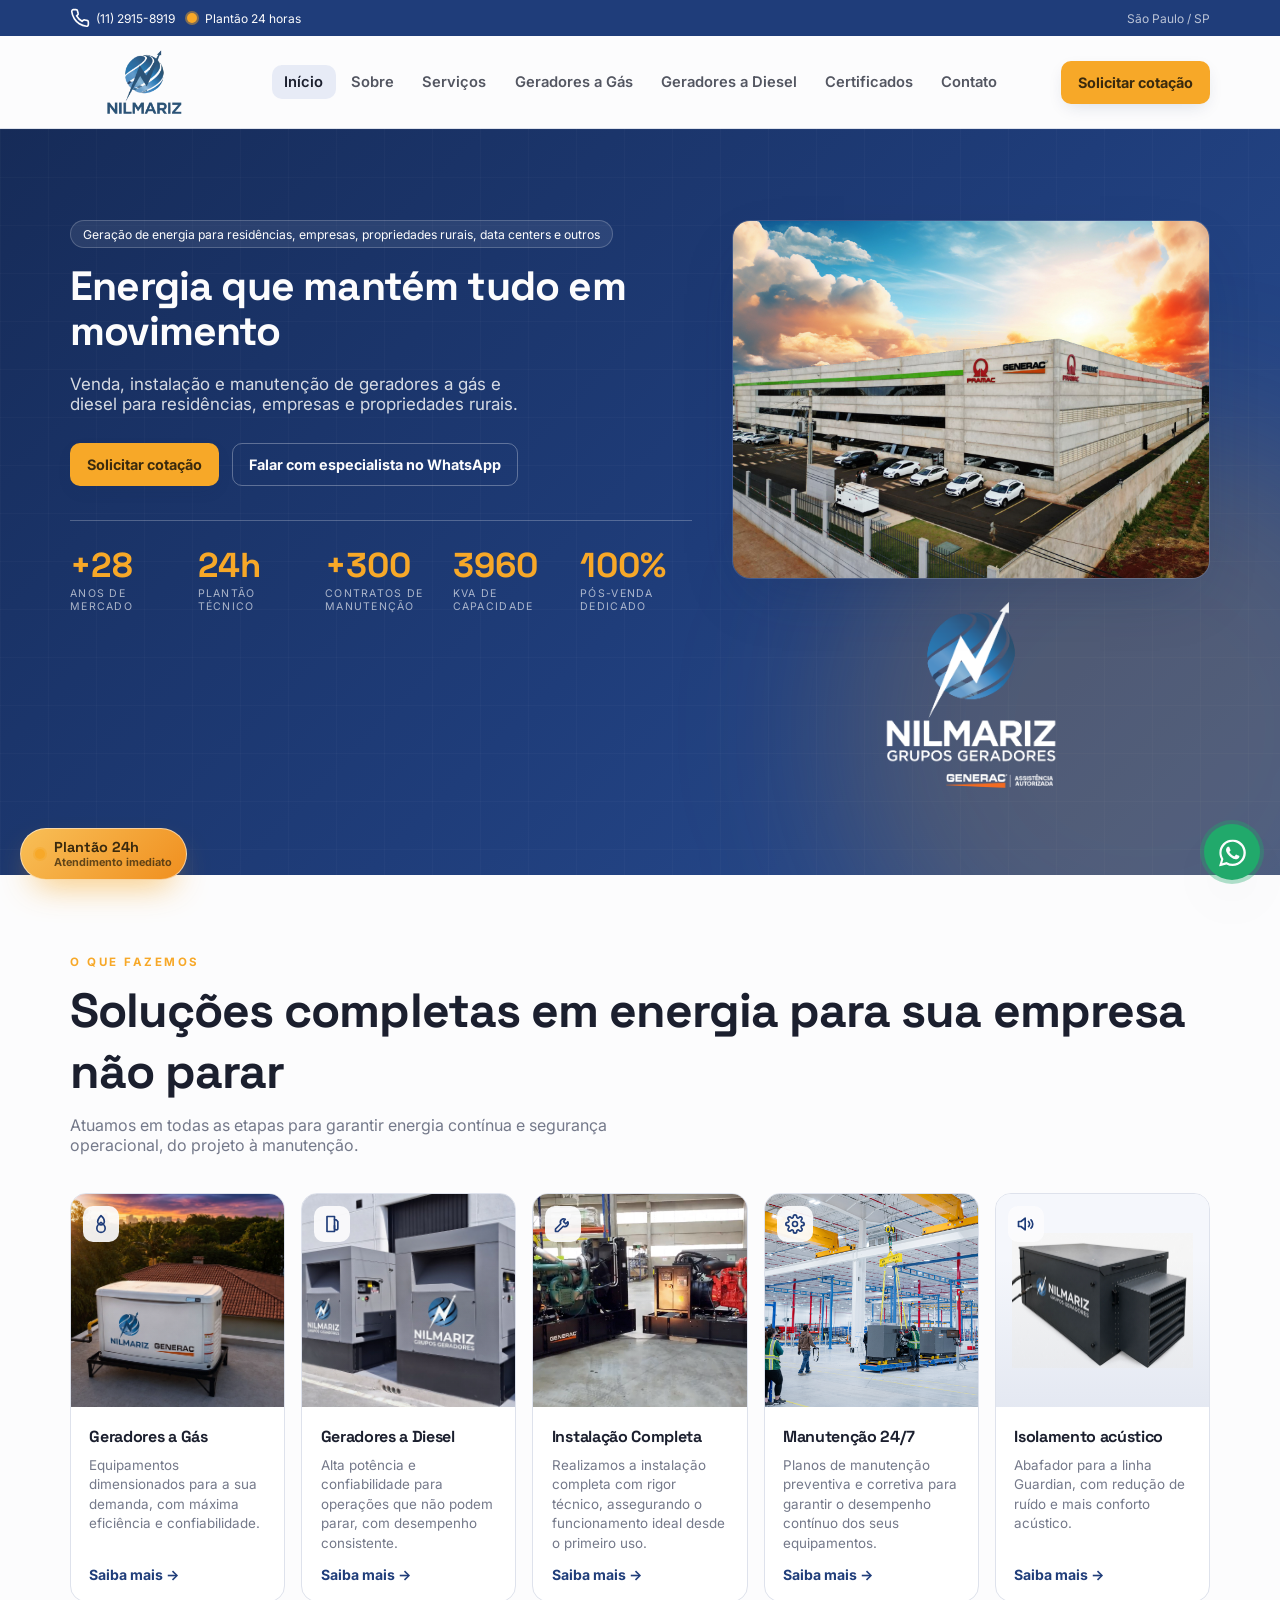
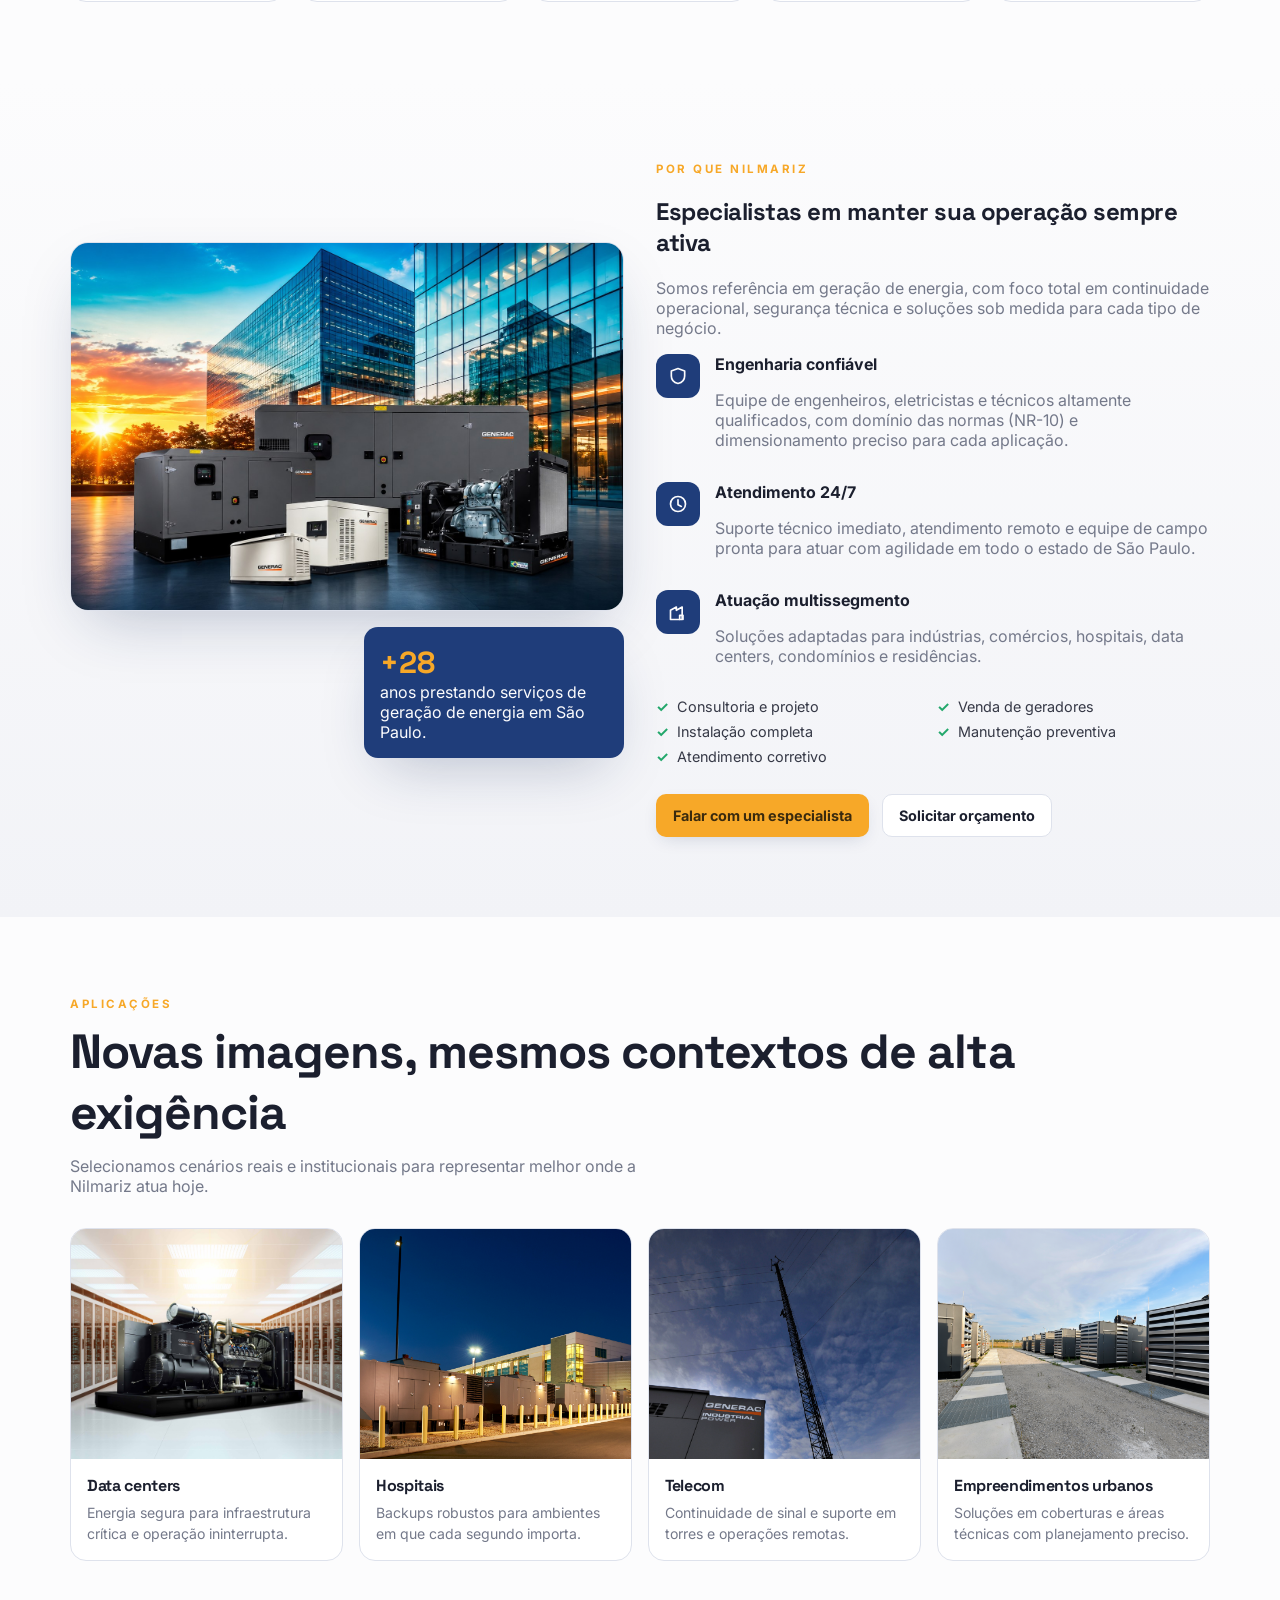
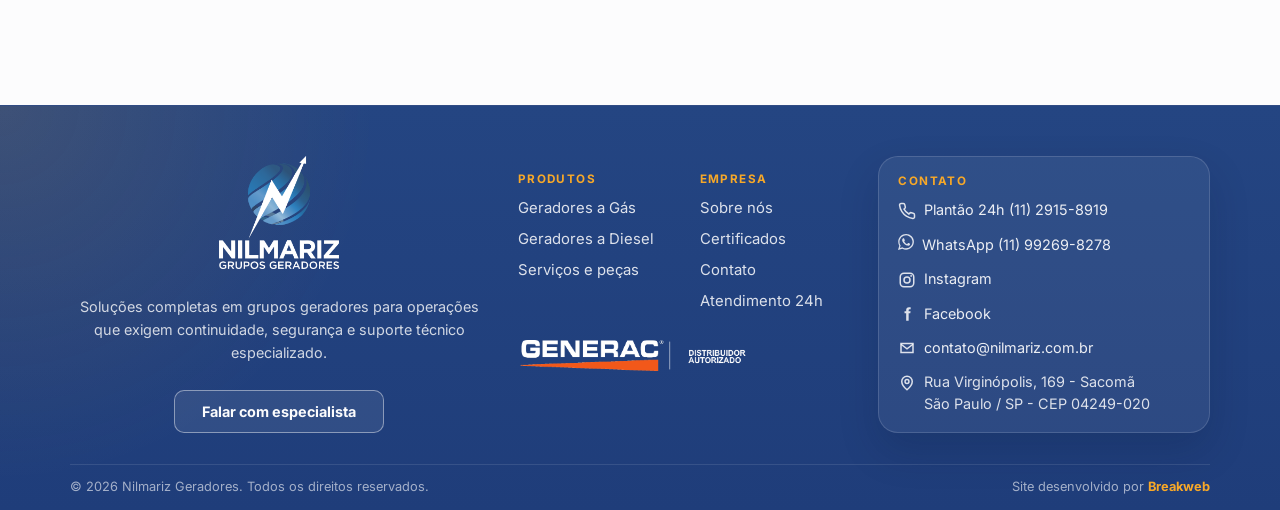
<file: index.html>
﻿<!doctype html>
<html lang="pt-BR">
<head>
  <meta charset="utf-8">
  <meta name="viewport" content="width=device-width, initial-scale=1">
  <title>Nilmariz - Geradores a Gás e Diesel | Energia que move sua vida</title>
  <meta name="description" content="Venda, instalação e manutenção de geradores a gás e diesel para residências, empresas e propriedades rurais.">
  <link rel="preconnect" href="https://fonts.googleapis.com">
  <link rel="preconnect" href="https://fonts.gstatic.com" crossorigin>
  <link href="https://fonts.googleapis.com/css2?family=Inter:wght@400;500;600;700&family=Space+Grotesk:wght@500;600;700&display=swap" rel="stylesheet">
  <link rel="stylesheet" href="assets/styles.css">
  <link rel="icon" type="image/svg+xml" href="assets/images/favicon.svg">
</head>
<body data-page="home">
  <div data-header></div>

  <main>
    <section class="hero">
      <div class="pattern grid-pattern"></div>
      <div class="blur-ball"></div>
      <div class="container hero-grid">
        <div>
          <div class="pill">Geração de energia para residências, empresas, propriedades rurais, data centers e outros</div>
          <h1>Energia que mantém tudo em movimento</h1>
          <p>Venda, instalação e manutenção de geradores a gás e diesel para residências, empresas e propriedades rurais.</p>
          <div class="hero-actions">
            <a class="btn btn-energy" href="https://wa.me/5511992698278?text=Ol%C3%A1!%20Gostaria%20de%20solicitar%20uma%20cota%C3%A7%C3%A3o." target="_blank" rel="noreferrer">Solicitar cotação</a>
            <a class="btn btn-outline" href="https://wa.me/5511992698278?text=Ol%C3%A1!%20Quero%20falar%20com%20um%20especialista." target="_blank" rel="noreferrer">Falar com especialista no WhatsApp</a>
          </div>
          <div class="stats">
            <div><div class="value">+28</div><div class="label">anos de mercado</div></div>
            <div><div class="value">24h</div><div class="label">plantão técnico</div></div>
            <div><div class="value">+300</div><div class="label">contratos de manutenção</div></div>
            <div><div class="value">3960</div><div class="label">kVA de capacidade</div></div>
            <div><div class="value">100%</div><div class="label">pós-venda dedicado</div></div>
          </div>
        </div>
        <div class="hero-media-stack">
          <div class="hero-image-card hero-image-card-focus">
            <img src="assets/images/home-cover-building-clean.png" alt="Centro logístico com marcas parceiras e gerador em área externa">
          </div>
          <div class="hero-cert-strip" aria-label="Nilmariz e Generac Assistência Autorizada">
            <img src="assets/images/logo-nilmariz-assistencia-hero.png" alt="Nilmariz Grupos Geradores e Generac Assistência Autorizada" class="hero-cert-strip-combo">
          </div>
        </div>
      </div>
    </section>

    <section class="section">
      <div class="container">
        <div class="section-head">
          <div>
            <div class="eyebrow">O QUE FAZEMOS</div>
            <h2>Soluções completas em energia para sua empresa não parar</h2>
            <p class="muted">Atuamos em todas as etapas para garantir energia contínua e segurança operacional, do projeto à manutenção.</p>
          </div>
        </div>

        <div class="grid-4 solutions-grid">
          <a class="card product-card" href="geradores-gas.html">
            <div class="product-media">
              <img src="assets/images/home-gas-rooftop-sunset.jpg" alt="Gerador a gás Nilmariz instalado em cobertura residencial ao pôr do sol">
              <span class="icon-badge"><svg viewBox="0 0 24 24"><path d="M12 2s4 3.3 4 7a4 4 0 0 1-8 0c0-2.8 2-5 4-7z"/><path d="M12 10c3 2 5 4.2 5 7a5 5 0 0 1-10 0c0-2.8 1.8-4.8 5-7z"/></svg></span>
            </div>
            <div class="product-body">
              <h3>Geradores a Gás</h3>
              <p>Equipamentos dimensionados para a sua demanda, com máxima eficiência e confiabilidade.</p>
              <span class="link-arrow">Saiba mais &rarr;</span>
            </div>
          </a>

          <a class="card product-card" href="geradores-diesel.html">
            <div class="product-media product-media-diesel">
              <img src="assets/images/home-diesel-generator-trio.jpg" alt="Três geradores Nilmariz instalados em área externa">
              <span class="icon-badge"><svg viewBox="0 0 24 24"><path d="M6 3h9v18H6z"/><path d="M15 7h2l2 2v8a2 2 0 0 1-4 0v-3"/></svg></span>
            </div>
            <div class="product-body">
              <h3>Geradores a Diesel</h3>
              <p>Alta potência e confiabilidade para operações que não podem parar, com desempenho consistente.</p>
              <span class="link-arrow">Saiba mais &rarr;</span>
            </div>
          </a>

          <a class="card product-card" href="servicos.html">
            <div class="product-media product-media-install">
              <img src="assets/images/open-generators-showcase.png" alt="Geradores em área técnica prontos para instalação">
              <span class="icon-badge"><svg viewBox="0 0 24 24"><path d="M14.7 6.3a4 4 0 0 0-5.4 5.4L3 18v3h3l6.3-6.3a4 4 0 0 0 5.4-5.4l-2.4 2.4-2.6-2.6z"/></svg></span>
            </div>
            <div class="product-body">
              <h3>Instalação Completa</h3>
              <p>Realizamos a instalação completa com rigor técnico, assegurando o funcionamento ideal desde o primeiro uso.</p>
              <span class="link-arrow">Saiba mais &rarr;</span>
            </div>
          </a>

          <a class="card product-card" href="servicos.html">
            <div class="product-media">
              <img src="assets/images/maintenance-technician.png" alt="Equipe técnica em ambiente industrial de manutenção">
              <span class="icon-badge"><svg viewBox="0 0 24 24"><circle cx="12" cy="12" r="3"/><path d="M19.4 15a1.7 1.7 0 0 0 .3 1.8l.1.1a2 2 0 1 1-2.8 2.8l-.1-.1a1.7 1.7 0 0 0-1.8-.3 1.7 1.7 0 0 0-1 1.5V21a2 2 0 1 1-4 0v-.2a1.7 1.7 0 0 0-1-1.5 1.7 1.7 0 0 0-1.8.3l-.1.1a2 2 0 1 1-2.8-2.8l.1-.1a1.7 1.7 0 0 0 .3-1.8 1.7 1.7 0 0 0-1.5-1H3a2 2 0 1 1 0-4h.2a1.7 1.7 0 0 0 1.5-1 1.7 1.7 0 0 0-.3-1.8l-.1-.1a2 2 0 1 1 2.8-2.8l.1.1a1.7 1.7 0 0 0 1.8.3 1.7 1.7 0 0 0 1-1.5V3a2 2 0 1 1 4 0v.2a1.7 1.7 0 0 0 1 1.5 1.7 1.7 0 0 0 1.8-.3l.1-.1a2 2 0 1 1 2.8 2.8l-.1.1a1.7 1.7 0 0 0-.3 1.8 1.7 1.7 0 0 0 1.5 1H21a2 2 0 1 1 0 4h-.2a1.7 1.7 0 0 0-1.5 1z"/></svg></span>
            </div>
            <div class="product-body">
              <h3>Manutenção 24/7</h3>
              <p>Planos de manutenção preventiva e corretiva para garantir o desempenho contínuo dos seus equipamentos.</p>
              <span class="link-arrow">Saiba mais &rarr;</span>
            </div>
          </a>
          <a class="card product-card" href="https://wa.me/5511992698278?text=Ol%C3%A1!%20Quero%20saber%20mais%20sobre%20isolamento%20ac%C3%BAstico%20para%20geradores%20Guardian." target="_blank" rel="noreferrer">
            <div class="product-media product-media-acoustic">
              <img src="assets/images/home-acoustic-box.jpg" alt="Caixa acústica Nilmariz para redução de ruído em geradores">
              <span class="icon-badge"><svg viewBox="0 0 24 24"><path d="M11 5L6 9H3v6h3l5 4z"/><path d="M15 9a4 4 0 0 1 0 6"/><path d="M18 7a7 7 0 0 1 0 10"/></svg></span>
            </div>
            <div class="product-body">
              <h3>Isolamento acústico</h3>
              <p>Abafador para a linha Guardian, com redução de ruído e mais conforto acústico.</p>
              <span class="link-arrow">Saiba mais &rarr;</span>
            </div>
          </a>
        </div>
      </div>
    </section>

    <section class="section subtle">
      <div class="container split">
        <div>
          <div class="media-card media-card-why"><img src="assets/images/why-corporate-generator-line.jpg" alt="Linha de geradores Generac em frente a empreendimento corporativo"></div>
          <div class="badge-overlay"><strong>+28</strong><div>anos prestando serviços de geração de energia em São Paulo.</div></div>
        </div>
        <div>
          <div class="eyebrow">POR QUE NILMARIZ</div>
          <h2>Especialistas em manter sua operação sempre ativa</h2>
          <p class="muted">Somos referência em geração de energia, com foco total em continuidade operacional, segurança técnica e soluções sob medida para cada tipo de negócio.</p>

          <div class="reason"><span class="reason-icon"><svg viewBox="0 0 24 24"><path d="M12 3l8 3v6c0 5-3.5 8-8 9-4.5-1-8-4-8-9V6z"/></svg></span><div><strong>Engenharia confiável</strong><p class="muted">Equipe de engenheiros, eletricistas e técnicos altamente qualificados, com domínio das normas (NR-10) e dimensionamento preciso para cada aplicação.</p></div></div>
          <div class="reason"><span class="reason-icon"><svg viewBox="0 0 24 24"><circle cx="12" cy="12" r="9"/><path d="M12 7v6l4 2"/></svg></span><div><strong>Atendimento 24/7</strong><p class="muted">Suporte técnico imediato, atendimento remoto e equipe de campo pronta para atuar com agilidade em todo o estado de São Paulo.</p></div></div>
          <div class="reason"><span class="reason-icon"><svg viewBox="0 0 24 24"><path d="M3 21V10l7-4v4l7-4v15z"/><path d="M14 21v-5h4v5"/></svg></span><div><strong>Atuação multissegmento</strong><p class="muted">Soluções adaptadas para indústrias, comércios, hospitais, data centers, condomínios e residências.</p></div></div>

          <ul class="check-list grid">
            <li><span class="check-mark">&#10003;</span> Consultoria e projeto</li>
            <li><span class="check-mark">&#10003;</span> Venda de geradores</li>
            <li><span class="check-mark">&#10003;</span> Instalação completa</li>
            <li><span class="check-mark">&#10003;</span> Manutenção preventiva</li>
            <li><span class="check-mark">&#10003;</span> Atendimento corretivo</li>
          </ul>

          <div class="hero-actions">
            <a class="btn btn-energy" href="https://wa.me/5511992698278?text=Ol%C3%A1!%20Quero%20falar%20com%20um%20especialista." target="_blank" rel="noreferrer">Falar com um especialista</a>
            <a class="btn btn-outline-dark" href="https://wa.me/5511992698278?text=Ol%C3%A1!%20Gostaria%20de%20solicitar%20um%20or%C3%A7amento." target="_blank" rel="noreferrer">Solicitar orçamento</a>
          </div>
        </div>
      </div>
    </section>

    <section class="section">
      <div class="container">
        <div class="section-head">
          <div>
            <div class="eyebrow">APLICAÇÕES</div>
            <h2>Novas imagens, mesmos contextos de alta exigência</h2>
            <p class="muted">Selecionamos cenários reais e institucionais para representar melhor onde a Nilmariz atua hoje.</p>
          </div>
        </div>
        <div class="showcase-grid">
          <article class="card showcase-card">
            <img src="assets/images/datacenter-generator-room.png" alt="Gerador instalado em sala de data center">
            <div class="showcase-copy">
              <h3>Data centers</h3>
              <p>Energia segura para infraestrutura crítica e operação ininterrupta.</p>
            </div>
          </article>
          <article class="card showcase-card">
            <img src="assets/images/hospital-campus-night.png" alt="Geradores instalados em área externa hospitalar">
            <div class="showcase-copy">
              <h3>Hospitais</h3>
              <p>Backups robustos para ambientes em que cada segundo importa.</p>
            </div>
          </article>
          <article class="card showcase-card showcase-card-telecom">
            <img src="assets/images/telecom-tower-sunset.png" alt="Gerador de apoio em estrutura de telecomunicações">
            <div class="showcase-copy">
              <h3>Telecom</h3>
              <p>Continuidade de sinal e suporte em torres e operações remotas.</p>
            </div>
          </article>
          <article class="card showcase-card">
            <img src="assets/images/rooftop-generator-bank.png" alt="Conjunto de geradores em cobertura técnica">
            <div class="showcase-copy">
              <h3>Empreendimentos urbanos</h3>
              <p>Soluções em coberturas e áreas técnicas com planejamento preciso.</p>
            </div>
          </article>
        </div>
      </div>
    </section>
  </main>

  <div data-footer></div>
  <script src="assets/app.js"></script>
</body>
</html>
</file>
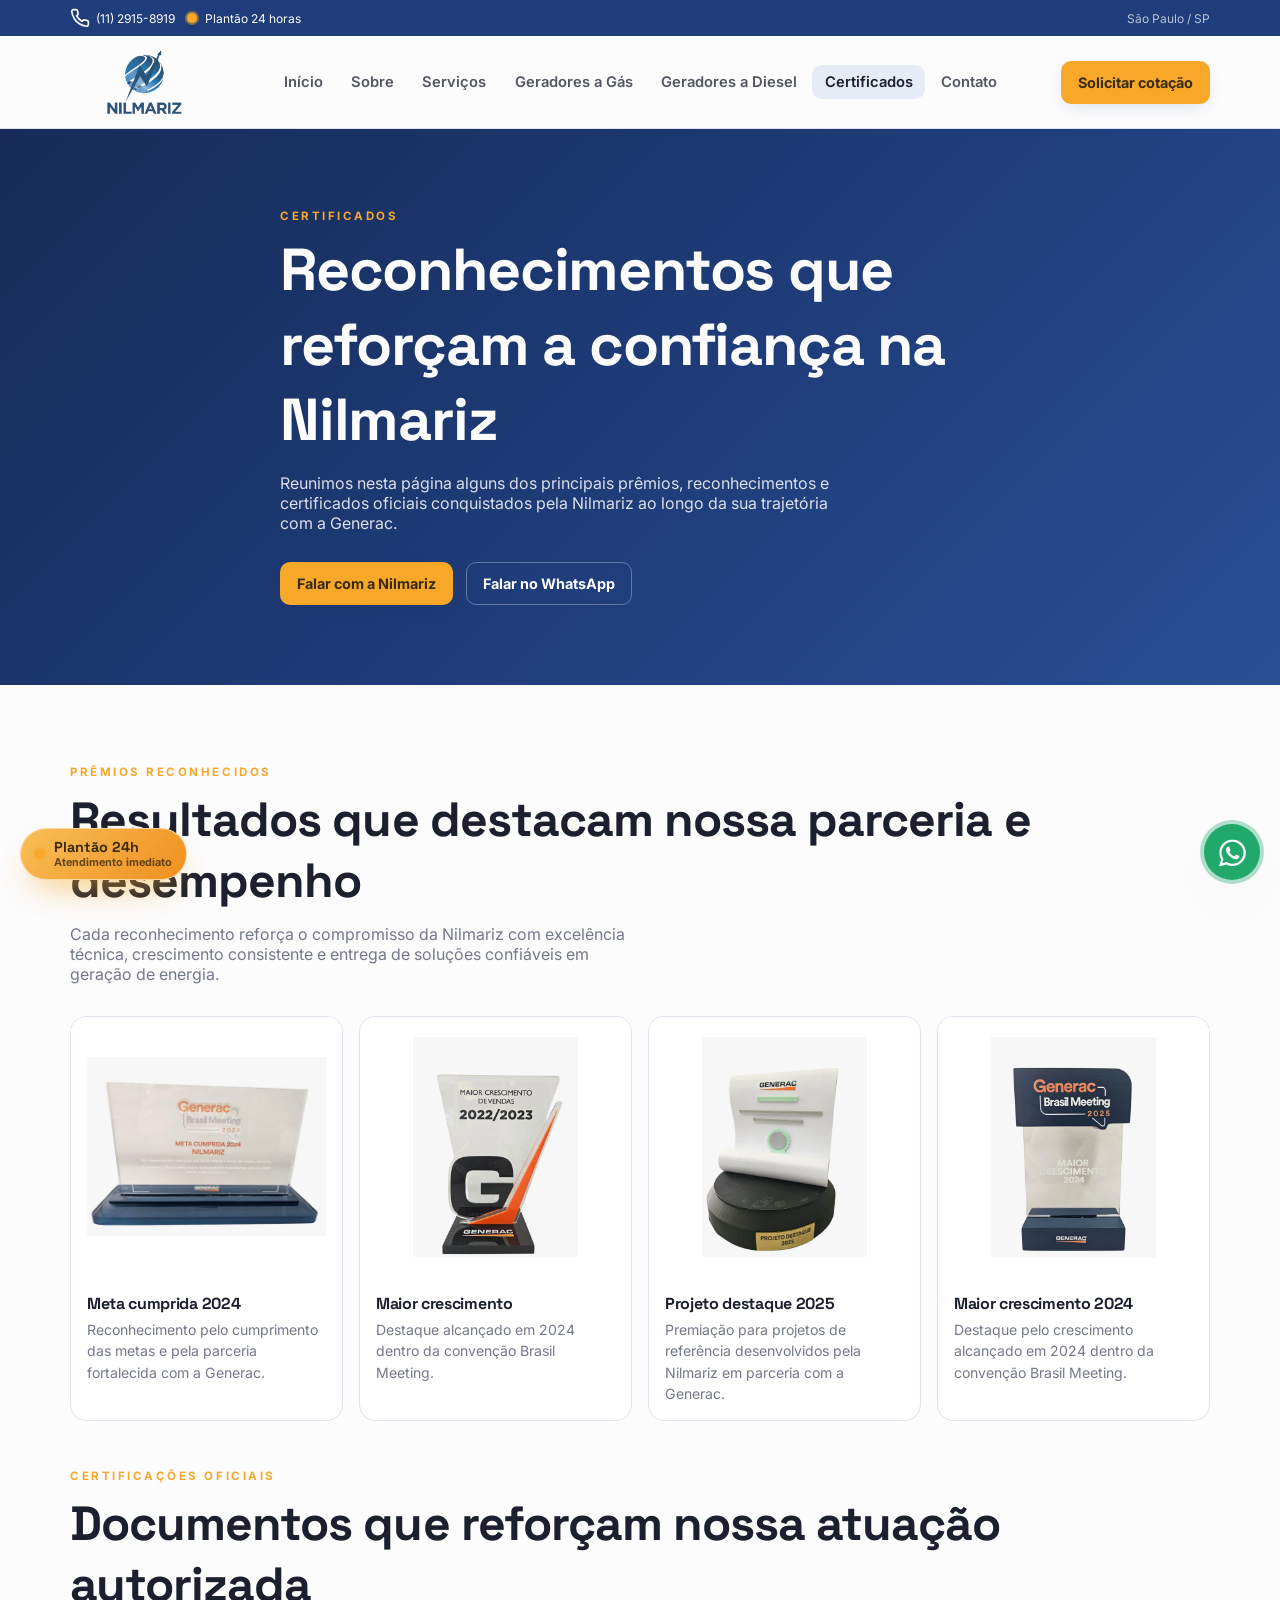
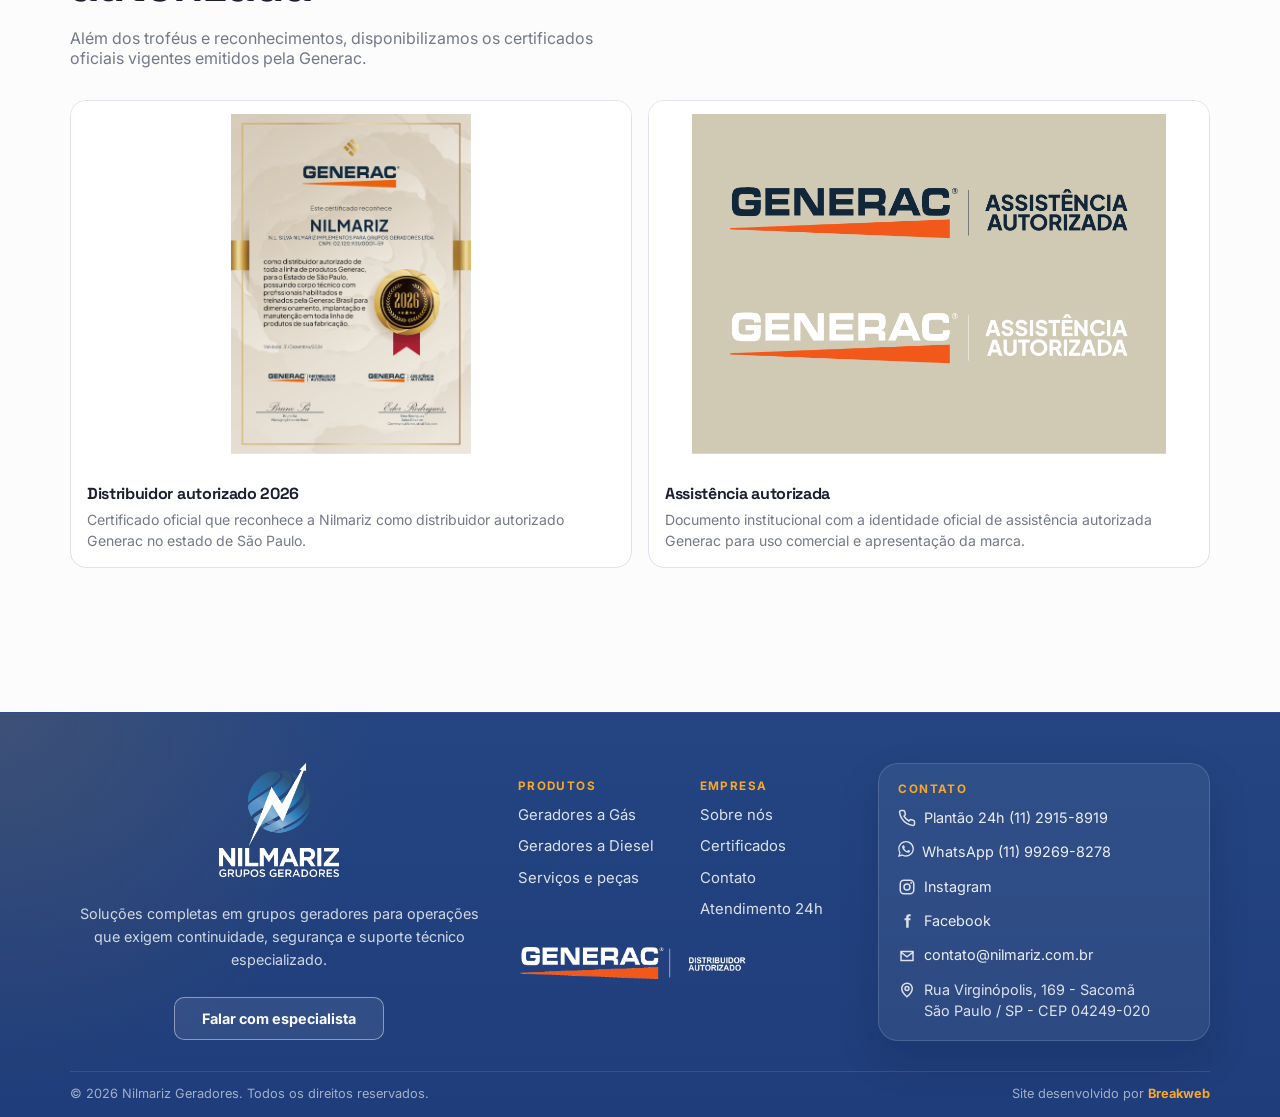
<file: certificados.html>
<!doctype html>
<html lang="pt-BR">
<head>
  <meta charset="utf-8">
  <meta name="viewport" content="width=device-width, initial-scale=1">
  <title>Certificados e Reconhecimentos | Nilmariz</title>
  <meta name="description" content="Conheça os certificados e reconhecimentos recebidos pela Nilmariz ao longo de sua trajetória no mercado de energia.">
  <link rel="preconnect" href="https://fonts.googleapis.com">
  <link rel="preconnect" href="https://fonts.gstatic.com" crossorigin>
  <link href="https://fonts.googleapis.com/css2?family=Inter:wght@400;500;600;700&family=Space+Grotesk:wght@500;600;700&display=swap" rel="stylesheet">
  <link rel="stylesheet" href="assets/styles.css">
  <link rel="icon" type="image/svg+xml" href="assets/images/favicon.svg">
</head>
<body data-page="certificados">
  <div data-header></div>
  <main>
    <section class="page-hero">
      <div class="pattern grid-pattern"></div>
      <div class="container page-hero-content">
        <div class="eyebrow">CERTIFICADOS</div>
        <h1>Reconhecimentos que reforçam a confiança na Nilmariz</h1>
        <p>Reunimos nesta página alguns dos principais prêmios, reconhecimentos e certificados oficiais conquistados pela Nilmariz ao longo da sua trajetória com a Generac.</p>
        <div class="hero-actions">
          <a class="btn btn-energy" href="contato.html">Falar com a Nilmariz</a>
          <a class="btn btn-outline" href="https://wa.me/5511992698278?text=Ol%C3%A1!%20Quero%20saber%20mais%20sobre%20a%20Nilmariz." target="_blank" rel="noreferrer">Falar no WhatsApp</a>
        </div>
      </div>
    </section>

    <section class="section">
      <div class="container">
        <div class="section-head">
          <div>
            <div class="eyebrow">PRÊMIOS RECONHECIDOS</div>
            <h2>Resultados que destacam nossa parceria e desempenho</h2>
            <p class="muted">Cada reconhecimento reforça o compromisso da Nilmariz com excelência técnica, crescimento consistente e entrega de soluções confiáveis em geração de energia.</p>
          </div>
        </div>

        <div class="certificate-grid">
          <article class="card certificate-card">
            <div class="certificate-media"><img src="assets/images/award-sales-growth-2022-2023.jpeg" alt="Prêmio Meta Cumprida 2024"></div>
            <div class="certificate-copy">
              <h3>Meta cumprida 2024</h3>
              <p>Reconhecimento pelo cumprimento das metas e pela parceria fortalecida com a Generac.</p>
            </div>
          </article>
          <article class="card certificate-card">
            <div class="certificate-media"><img src="assets/images/award-growth-2024.jpeg" alt="Prêmio de maior crescimento em 2024"></div>
            <div class="certificate-copy">
              <h3>Maior crescimento</h3>
              <p>Destaque alcançado em 2024 dentro da convenção Brasil Meeting.</p>
            </div>
          </article>
          <article class="card certificate-card">
            <div class="certificate-media"><img src="assets/images/award-goal-2024.jpeg" alt="Prêmio Projeto Destaque 2025"></div>
            <div class="certificate-copy">
              <h3>Projeto destaque 2025</h3>
              <p>Premiação para projetos de referência desenvolvidos pela Nilmariz em parceria com a Generac.</p>
            </div>
          </article>
          <article class="card certificate-card">
            <div class="certificate-media"><img src="assets/images/award-highlight-2025.jpeg" alt="Prêmio Maior Crescimento 2024"></div>
            <div class="certificate-copy">
              <h3>Maior crescimento 2024</h3>
              <p>Destaque pelo crescimento alcançado em 2024 dentro da convenção Brasil Meeting.</p>
            </div>
          </article>
        </div>

        <div class="section-head certificates-secondary-head">
          <div>
            <div class="eyebrow">CERTIFICAÇÕES OFICIAIS</div>
            <h2>Documentos que reforçam nossa atuação autorizada</h2>
            <p class="muted">Além dos troféus e reconhecimentos, disponibilizamos os certificados oficiais vigentes emitidos pela Generac.</p>
          </div>
        </div>

        <div class="certificate-grid certificate-grid-docs">
          <article class="card certificate-card">
            <div class="certificate-media certificate-media-document"><img src="assets/images/certificate-distributor-authorized-preview.png" alt="Certificado Generac Distribuidor Autorizado 2026 da Nilmariz"></div>
            <div class="certificate-copy">
              <h3>Distribuidor autorizado 2026</h3>
              <p>Certificado oficial que reconhece a Nilmariz como distribuidor autorizado Generac no estado de São Paulo.</p>
            </div>
          </article>
          <article class="card certificate-card">
            <div class="certificate-media certificate-media-document"><img src="assets/images/certificate-assistencia-autorizada.png" alt="Selo Generac Assistência Autorizada em versões institucional e clara"></div>
            <div class="certificate-copy">
              <h3>Assistência autorizada</h3>
              <p>Documento institucional com a identidade oficial de assistência autorizada Generac para uso comercial e apresentação da marca.</p>
            </div>
          </article>
        </div>
      </div>
    </section>
  </main>
  <div data-footer></div>
  <script src="assets/app.js"></script>
</body>
</html>
</file>
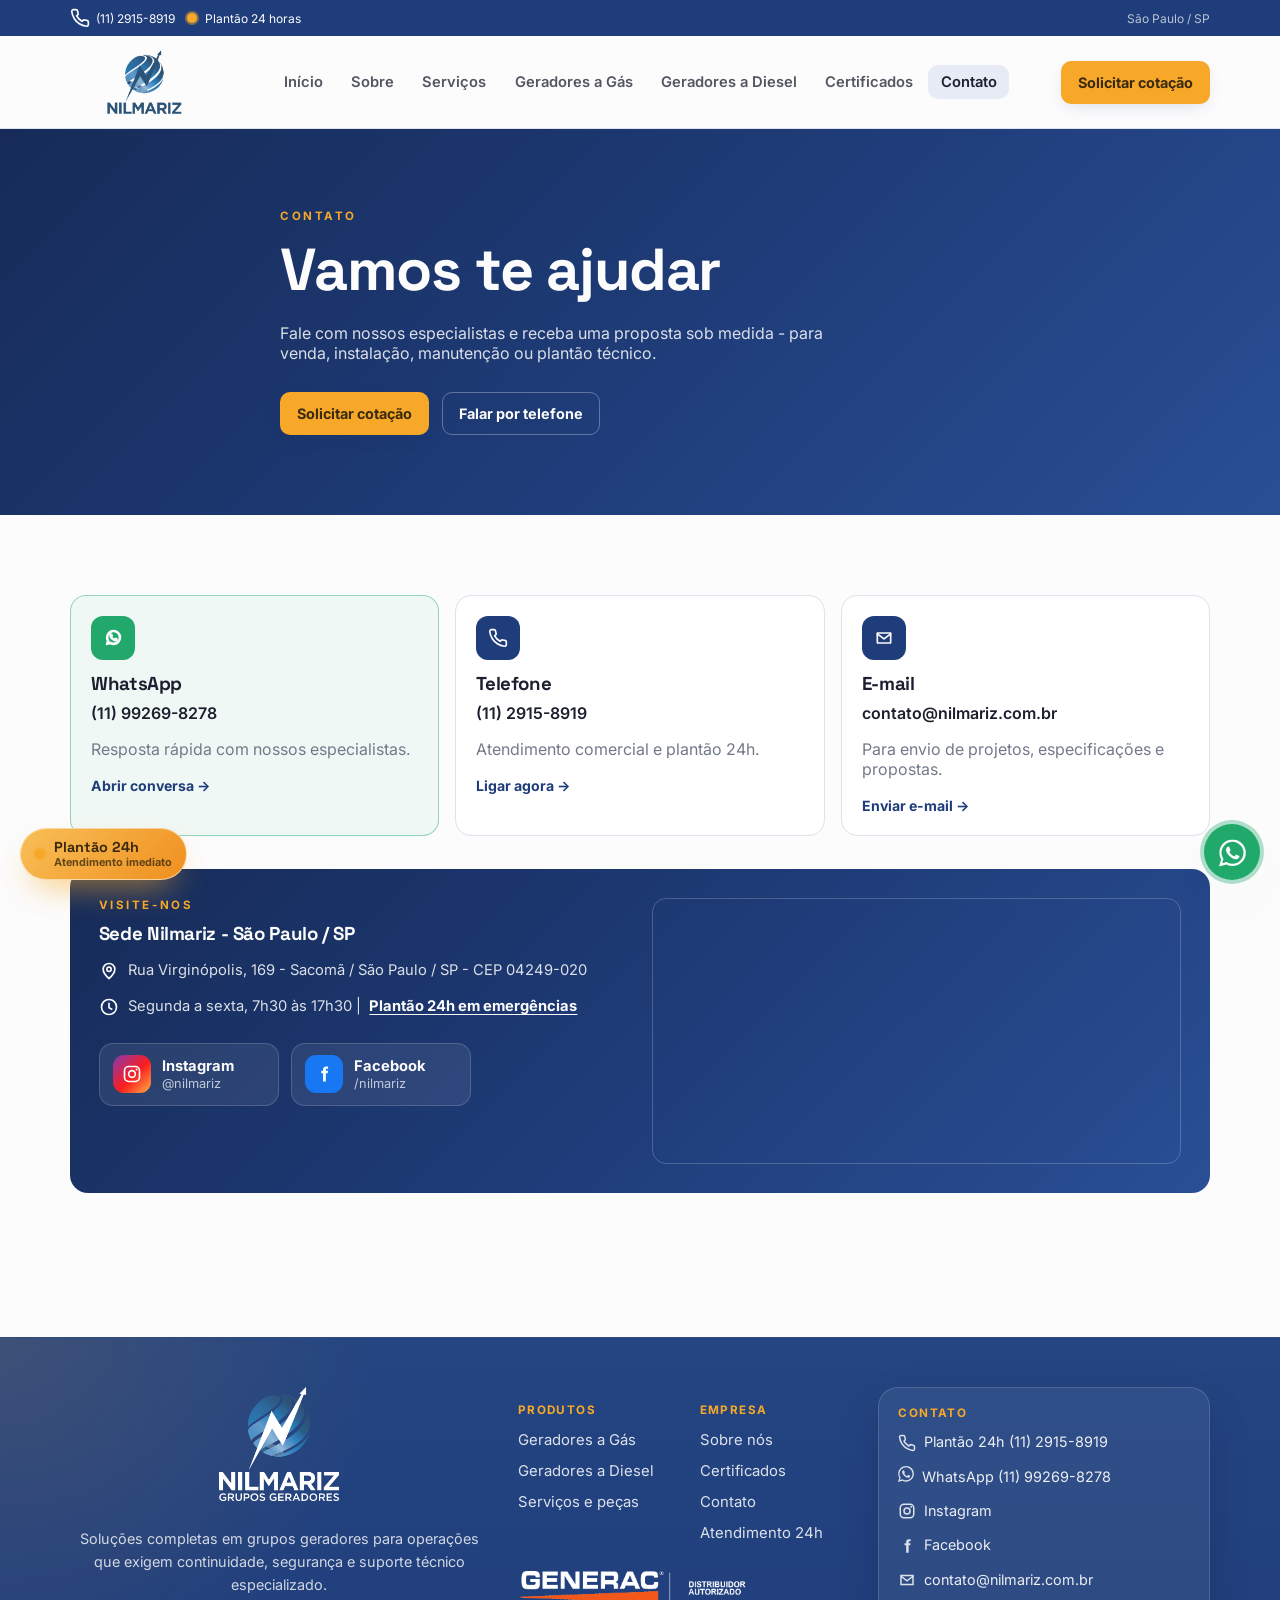
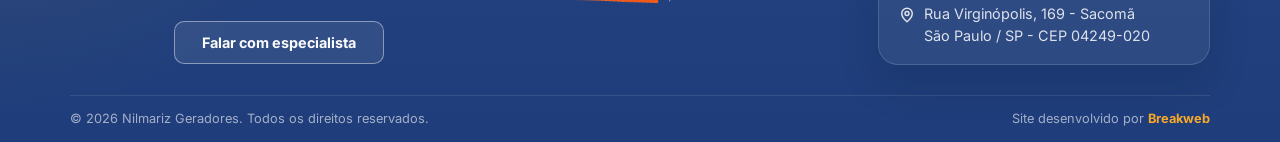
<file: contato.html>
﻿<!doctype html>
<html lang="pt-BR">
<head>
  <meta charset="utf-8">
  <meta name="viewport" content="width=device-width, initial-scale=1">
  <title>Contato - Solicite uma cotação | Nilmariz Geradores</title>
  <meta name="description" content="Fale com a Nilmariz por WhatsApp, telefone ou e-mail. Plantão técnico 24 horas em São Paulo. Solicite sua cotação agora.">
  <link rel="preconnect" href="https://fonts.googleapis.com">
  <link rel="preconnect" href="https://fonts.gstatic.com" crossorigin>
  <link href="https://fonts.googleapis.com/css2?family=Inter:wght@400;500;600;700&family=Space+Grotesk:wght@500;600;700&display=swap" rel="stylesheet">
  <link rel="stylesheet" href="assets/styles.css">
  <link rel="icon" type="image/svg+xml" href="assets/images/favicon.svg">
</head>
<body data-page="contato">
  <div data-header></div>
  <main>
    <section class="page-hero">
      <div class="pattern grid-pattern"></div>
      <div class="container page-hero-content">
        <div class="eyebrow">CONTATO</div>
        <h1>Vamos te ajudar</h1>
        <p>Fale com nossos especialistas e receba uma proposta sob medida - para venda, instalação, manutenção ou plantão técnico.</p>
        <div class="hero-actions">
          <a class="btn btn-energy" href="https://wa.me/5511992698278?text=Ol%C3%A1!%20Gostaria%20de%20solicitar%20uma%20cota%C3%A7%C3%A3o%20de%20gerador." target="_blank" rel="noreferrer">Solicitar cotação</a>
          <a class="btn btn-outline" href="tel:+551129158919">Falar por telefone</a>
        </div>
      </div>
    </section>

    <section class="section">
      <div class="container">
        <div class="contact-grid">
          <a class="card contact-card highlight" href="https://wa.me/5511992698278?text=Ol%C3%A1!%20Gostaria%20de%20falar%20com%20um%20especialista." target="_blank" rel="noreferrer">
            <span class="icon-box" style="background:#22a86b;color:#fcfcfd;">
              <svg class="icon-whatsapp-solid" viewBox="0 0 24 24" aria-hidden="true">
                <path fill="currentColor" d="M12.04 2C6.59 2 2.16 6.43 2.16 11.88c0 1.74.45 3.43 1.31 4.92L2 22l5.35-1.42a9.9 9.9 0 0 0 4.69 1.2h.01c5.45 0 9.88-4.43 9.88-9.88A9.8 9.8 0 0 0 12.04 2zm0 18.08h-.01a8.2 8.2 0 0 1-4.18-1.14l-.3-.18-3.01.8.8-2.93-.19-.31a8.22 8.22 0 1 1 15.12-4.42 8.23 8.23 0 0 1-8.23 8.18zm4.51-6.17c-.25-.13-1.48-.73-1.71-.81-.23-.08-.39-.13-.56.13-.17.25-.64.81-.78.97-.14.17-.29.19-.54.06-.25-.13-1.06-.39-2.01-1.24-.74-.66-1.24-1.48-1.39-1.73-.14-.25-.01-.39.11-.52.11-.11.25-.27.38-.41.13-.15.17-.25.25-.42.08-.17.04-.32-.02-.45-.06-.13-.56-1.37-.77-1.88-.2-.49-.41-.43-.56-.43h-.48c-.17 0-.43.06-.66.31-.23.25-.87.85-.87 2.08s.89 2.42 1.01 2.58c.13.17 1.73 2.64 4.19 3.69.59.25 1.04.4 1.39.52.59.19 1.13.16 1.56.1.47-.07 1.48-.6 1.69-1.2.21-.59.21-1.09.14-1.2-.06-.11-.23-.17-.48-.3z"/>
              </svg>
            </span>
            <h3>WhatsApp</h3>
            <div class="contact-value">(11) 99269-8278</div>
            <p class="muted">Resposta rápida com nossos especialistas.</p>
            <span class="link-arrow">Abrir conversa &rarr;</span>
          </a>
          <a class="card contact-card" href="tel:+551129158919">
            <span class="icon-box primary"><svg viewBox="0 0 24 24"><path d="M22 16.9v3a2 2 0 0 1-2.2 2 19.8 19.8 0 0 1-8.6-3 19.4 19.4 0 0 1-6-6A19.8 19.8 0 0 1 2.1 4.2 2 2 0 0 1 4.1 2h3a2 2 0 0 1 2 1.7c.1.9.3 1.7.6 2.5a2 2 0 0 1-.5 2.1L8 9.5a16 16 0 0 0 6.5 6.5l1.2-1.2a2 2 0 0 1 2.1-.5c.8.3 1.6.5 2.5.6A2 2 0 0 1 22 16.9z"/></svg></span>
            <h3>Telefone</h3>
            <div class="contact-value">(11) 2915-8919</div>
            <p class="muted">Atendimento comercial e plantão 24h.</p>
            <span class="link-arrow">Ligar agora &rarr;</span>
          </a>
          <a class="card contact-card" href="mailto:contato@nilmariz.com.br">
            <span class="icon-box primary"><svg viewBox="0 0 24 24"><path d="M4 6h16v12H4z"/><path d="M4 7l8 6 8-6"/></svg></span>
            <h3>E-mail</h3>
            <div class="contact-value">contato@nilmariz.com.br</div>
            <p class="muted">Para envio de projetos, especificações e propostas.</p>
            <span class="link-arrow">Enviar e-mail &rarr;</span>
          </a>
        </div>

        <div class="address-banner">
          <div>
            <div class="eyebrow">VISITE-NOS</div>
            <h3 style="margin:.6rem 0 0;">Sede Nilmariz - São Paulo / SP</h3>
            <div class="address-lines">
              <div class="address-line"><span><svg class="icon" viewBox="0 0 24 24"><path d="M12 21s7-5.8 7-11a7 7 0 1 0-14 0c0 5.2 7 11 7 11z"/><circle cx="12" cy="10" r="2.6"/></svg></span> Rua Virginópolis, 169 - Sacomã / São Paulo / SP - CEP 04249-020</div>
              <div class="address-line"><span><svg class="icon" viewBox="0 0 24 24"><circle cx="12" cy="12" r="9"/><path d="M12 7v6l4 2"/></svg></span> Segunda a sexta, 7h30 às 17h30 | <a href="tel:+551129158919">Plantão 24h em emergências</a></div>
            </div>
            <div class="address-socials" aria-label="Redes sociais da Nilmariz">
              <a class="address-social-link" href="https://www.instagram.com/nilmariz/" target="_blank" rel="noreferrer">
                <span class="icon-box instagram">
                  <svg viewBox="0 0 24 24" aria-hidden="true">
                    <rect x="3" y="3" width="18" height="18" rx="5"></rect>
                    <circle cx="12" cy="12" r="4"></circle>
                    <circle cx="17.5" cy="6.5" r="1.2"></circle>
                  </svg>
                </span>
                <span><strong>Instagram</strong><small>@nilmariz</small></span>
              </a>
              <a class="address-social-link" href="https://www.facebook.com/nilmariz/" target="_blank" rel="noreferrer">
                <span class="icon-box facebook">
                  <svg viewBox="0 0 24 24" aria-hidden="true">
                    <path d="M14.2 8.2V6.7c0-.7.4-1.1 1.2-1.1h1.5V3h-2.2c-2.5 0-3.8 1.5-3.8 3.7v1.5H8.7V11h2.2v10h3.3V11h2.2l.4-2.8z"></path>
                  </svg>
                </span>
                <span><strong>Facebook</strong><small>/nilmariz</small></span>
              </a>
            </div>
          </div>
          <div class="map-wrap">
            <iframe loading="lazy" src="https://www.google.com/maps?q=Rua+Virgin%C3%B3polis+169+Sacom%C3%A3+S%C3%A3o+Paulo&output=embed" referrerpolicy="no-referrer-when-downgrade" title="Mapa Nilmariz"></iframe>
          </div>
        </div>

      </div>
    </section>
  </main>
  <div data-footer></div>
  <script src="assets/app.js"></script>
</body>
</html>
</file>
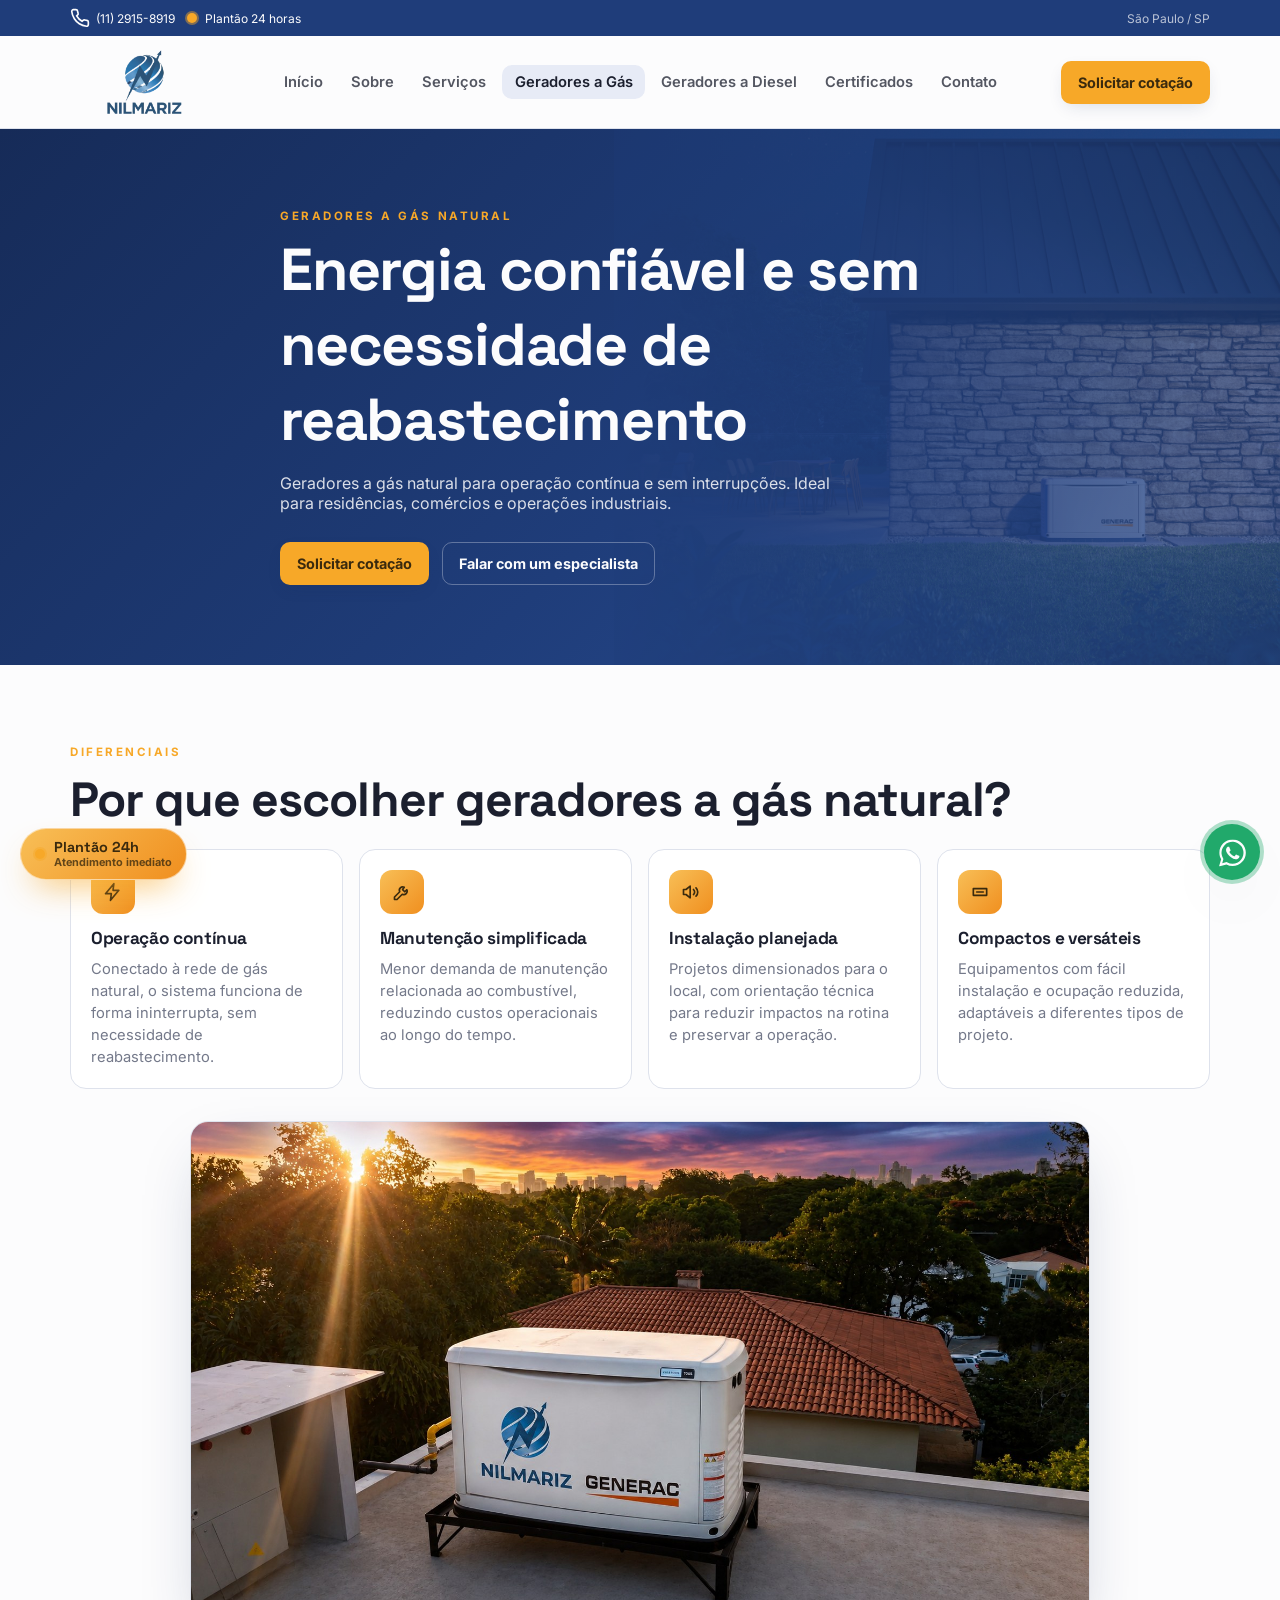
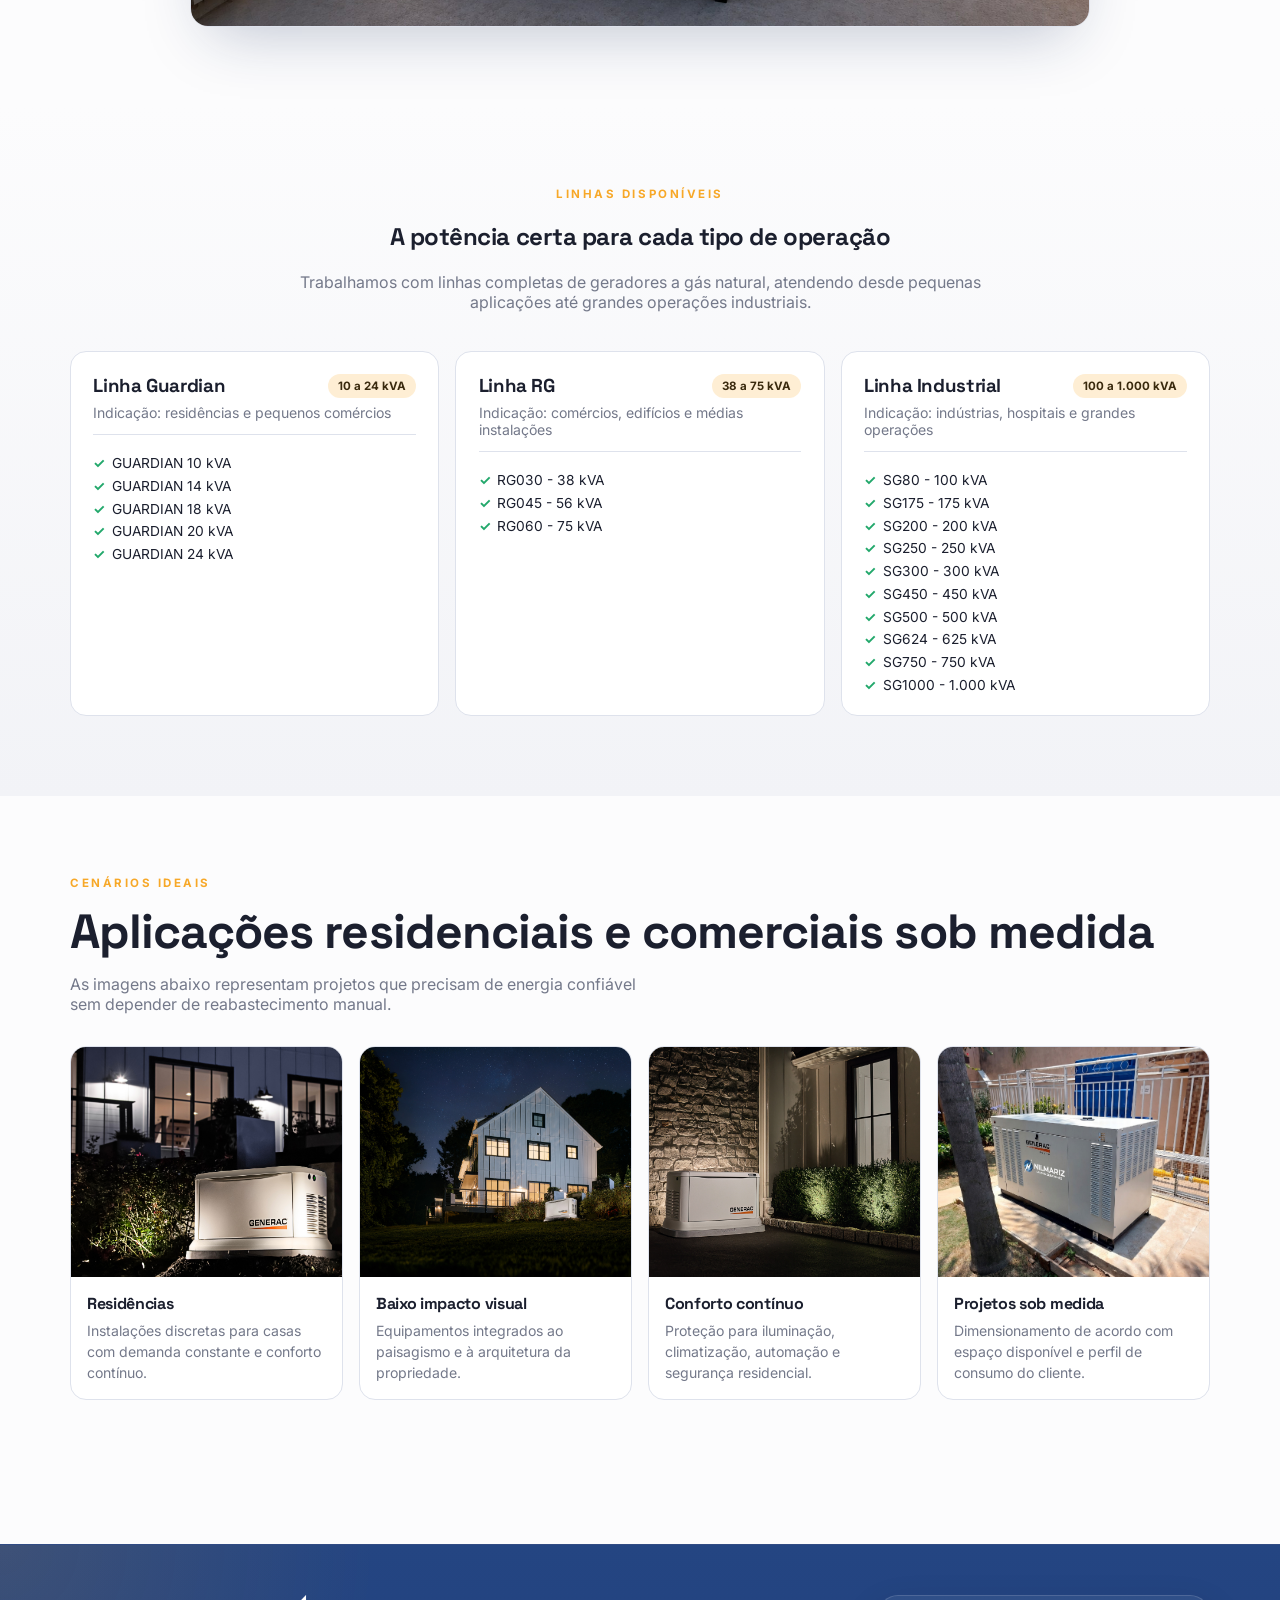
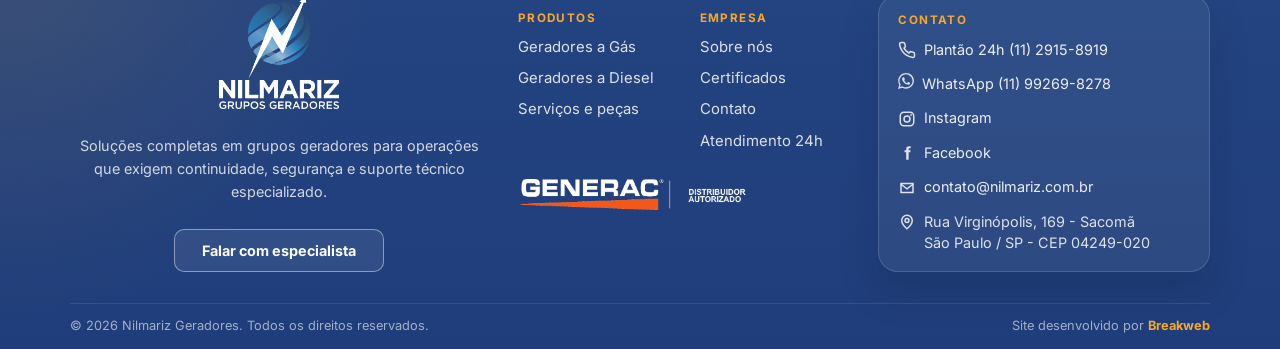
<file: geradores-gas.html>
﻿<!doctype html>
<html lang="pt-BR">
<head>
  <meta charset="utf-8">
  <meta name="viewport" content="width=device-width, initial-scale=1">
  <title>Geradores a Gás Natural | Nilmariz</title>
  <meta name="description" content="Geradores a gás natural para operação contínua e sem interrupções, com manutenção simplificada e projetos sob medida.">
  <link rel="preconnect" href="https://fonts.googleapis.com">
  <link rel="preconnect" href="https://fonts.gstatic.com" crossorigin>
  <link href="https://fonts.googleapis.com/css2?family=Inter:wght@400;500;600;700&family=Space+Grotesk:wght@500;600;700&display=swap" rel="stylesheet">
  <link rel="stylesheet" href="assets/styles.css">
  <link rel="icon" type="image/svg+xml" href="assets/images/favicon.svg">
</head>
<body data-page="gas">
  <div data-header></div>
  <main>
    <section class="page-hero">
      <div class="pattern grid-pattern"></div>
      <div class="page-hero-media"><img src="assets/images/residential-stone-house-night.png" alt="Gerador residencial a gás em área externa iluminada"></div>
      <div class="container page-hero-content">
        <div class="eyebrow">GERADORES A GÁS NATURAL</div>
        <h1>Energia confiável e sem necessidade de reabastecimento</h1>
        <p>Geradores a gás natural para operação contínua e sem interrupções. Ideal para residências, comércios e operações industriais.</p>
        <div class="hero-actions">
          <a class="btn btn-energy" href="https://wa.me/5511992698278?text=Ol%C3%A1!%20Gostaria%20de%20uma%20cota%C3%A7%C3%A3o%20de%20gerador%20a%20g%C3%A1s." target="_blank" rel="noreferrer">Solicitar cotação</a>
          <a class="btn btn-outline" href="https://wa.me/5511992698278?text=Ol%C3%A1!%20Quero%20falar%20com%20um%20especialista%20em%20gerador%20a%20g%C3%A1s." target="_blank" rel="noreferrer">Falar com um especialista</a>
        </div>
      </div>
    </section>

    <section class="section">
      <div class="container">
        <div class="section-head">
          <div>
            <div class="eyebrow">DIFERENCIAIS</div>
            <h2>Por que escolher geradores a gás natural?</h2>
          </div>
        </div>
        <div class="grid-4" style="margin-top:1.2rem;">
          <article class="card feature-card"><span class="icon-box energy"><svg viewBox="0 0 24 24"><path d="M13 2L3 14h7l-1 8 10-12h-7z"/></svg></span><h3>Operação contínua</h3><p>Conectado à rede de gás natural, o sistema funciona de forma ininterrupta, sem necessidade de reabastecimento.</p></article>
          <article class="card feature-card"><span class="icon-box energy"><svg viewBox="0 0 24 24"><path d="M14.7 6.3a4 4 0 0 0-5.4 5.4L3 18v3h3l6.3-6.3a4 4 0 0 0 5.4-5.4l-2.4 2.4-2.6-2.6z"/></svg></span><h3>Manutenção simplificada</h3><p>Menor demanda de manutenção relacionada ao combustível, reduzindo custos operacionais ao longo do tempo.</p></article>
          <article class="card feature-card"><span class="icon-box energy"><svg viewBox="0 0 24 24"><path d="M11 5L6 9H3v6h3l5 4z"/><path d="M15 9a4 4 0 0 1 0 6"/><path d="M18 7a7 7 0 0 1 0 10"/></svg></span><h3>Instalação planejada</h3><p>Projetos dimensionados para o local, com orientação técnica para reduzir impactos na rotina e preservar a operação.</p></article>
          <article class="card feature-card"><span class="icon-box energy"><svg viewBox="0 0 24 24"><path d="M4 8h16v8H4z"/><path d="M8 12h8"/></svg></span><h3>Compactos e versáteis</h3><p>Equipamentos com fácil instalação e ocupação reduzida, adaptáveis a diferentes tipos de projeto.</p></article>
        </div>
        <div class="media-card gas-highlight-media"><img src="assets/images/home-gas-rooftop-sunset.jpg" alt="Gerador a gás Nilmariz instalado em cobertura residencial ao pôr do sol"></div>
      </div>
    </section>

    <section class="section subtle">
      <div class="container">
        <div style="max-width:760px;margin:0 auto;text-align:center;">
          <div class="eyebrow">LINHAS DISPONÍVEIS</div>
          <h2>A potência certa para cada tipo de operação</h2>
          <p class="muted">Trabalhamos com linhas completas de geradores a gás natural, atendendo desde pequenas aplicações até grandes operações industriais.</p>
        </div>
        <div class="grid-3">
          <article class="card line-card">
            <div class="line-top"><h3 style="margin:0;">Linha Guardian</h3><span class="badge energy">10 a 24 kVA</span></div>
            <div class="line-sub">Indicação: residências e pequenos comércios</div>
            <div class="models-list">
              <div class="model"><span class="check-mark">&#10003;</span> GUARDIAN 10 kVA</div><div class="model"><span class="check-mark">&#10003;</span> GUARDIAN 14 kVA</div><div class="model"><span class="check-mark">&#10003;</span> GUARDIAN 18 kVA</div><div class="model"><span class="check-mark">&#10003;</span> GUARDIAN 20 kVA</div><div class="model"><span class="check-mark">&#10003;</span> GUARDIAN 24 kVA</div>
            </div>
          </article>
          <article class="card line-card">
            <div class="line-top"><h3 style="margin:0;">Linha RG</h3><span class="badge energy">38 a 75 kVA</span></div>
            <div class="line-sub">Indicação: comércios, edifícios e médias instalações</div>
            <div class="models-list">
              <div class="model"><span class="check-mark">&#10003;</span> RG030 - 38 kVA</div><div class="model"><span class="check-mark">&#10003;</span> RG045 - 56 kVA</div><div class="model"><span class="check-mark">&#10003;</span> RG060 - 75 kVA</div>
            </div>
          </article>
          <article class="card line-card">
            <div class="line-top"><h3 style="margin:0;">Linha Industrial</h3><span class="badge energy">100 a 1.000 kVA</span></div>
            <div class="line-sub">Indicação: indústrias, hospitais e grandes operações</div>
            <div class="models-list">
              <div class="model"><span class="check-mark">&#10003;</span> SG80 - 100 kVA</div><div class="model"><span class="check-mark">&#10003;</span> SG175 - 175 kVA</div><div class="model"><span class="check-mark">&#10003;</span> SG200 - 200 kVA</div><div class="model"><span class="check-mark">&#10003;</span> SG250 - 250 kVA</div><div class="model"><span class="check-mark">&#10003;</span> SG300 - 300 kVA</div><div class="model"><span class="check-mark">&#10003;</span> SG450 - 450 kVA</div><div class="model"><span class="check-mark">&#10003;</span> SG500 - 500 kVA</div><div class="model"><span class="check-mark">&#10003;</span> SG624 - 625 kVA</div><div class="model"><span class="check-mark">&#10003;</span> SG750 - 750 kVA</div><div class="model"><span class="check-mark">&#10003;</span> SG1000 - 1.000 kVA</div>
            </div>
          </article>
        </div>
      </div>
    </section>

    <section class="section">
      <div class="container">
        <div class="section-head">
          <div>
            <div class="eyebrow">CENÁRIOS IDEAIS</div>
            <h2>Aplicações residenciais e comerciais sob medida</h2>
            <p class="muted">As imagens abaixo representam projetos que precisam de energia confiável sem depender de reabastecimento manual.</p>
          </div>
        </div>
        <div class="showcase-grid">
          <article class="card showcase-card">
            <img src="assets/images/guardian-commercial-showcase.png" alt="Gerador residencial a gás em projeto sob medida">
            <div class="showcase-copy">
              <h3>Residências</h3>
              <p>Instalações discretas para casas com demanda constante e conforto contínuo.</p>
            </div>
          </article>
          <article class="card showcase-card">
            <img src="assets/images/residential-generator-close-night.png" alt="Gerador residencial iluminado em paisagismo noturno">
            <div class="showcase-copy">
              <h3>Baixo impacto visual</h3>
              <p>Equipamentos integrados ao paisagismo e à arquitetura da propriedade.</p>
            </div>
          </article>
          <article class="card showcase-card">
            <img src="assets/images/residential-house-wide-night.png" alt="Casa ampla com gerador residencial em operação noturna">
            <div class="showcase-copy">
              <h3>Conforto contínuo</h3>
              <p>Proteção para iluminação, climatização, automação e segurança residencial.</p>
            </div>
          </article>
          <article class="card showcase-card showcase-card-guardian">
            <img src="assets/images/gas-generator-nilmariz-guardian.jpg" alt="Gerador a gás Generac com adesivo Nilmariz em instalação residencial">
            <div class="showcase-copy">
              <h3>Projetos sob medida</h3>
              <p>Dimensionamento de acordo com espaço disponível e perfil de consumo do cliente.</p>
            </div>
          </article>
        </div>
      </div>
    </section>
  </main>
  <div data-footer></div>
  <script src="assets/app.js"></script>
</body>
</html>
</file>
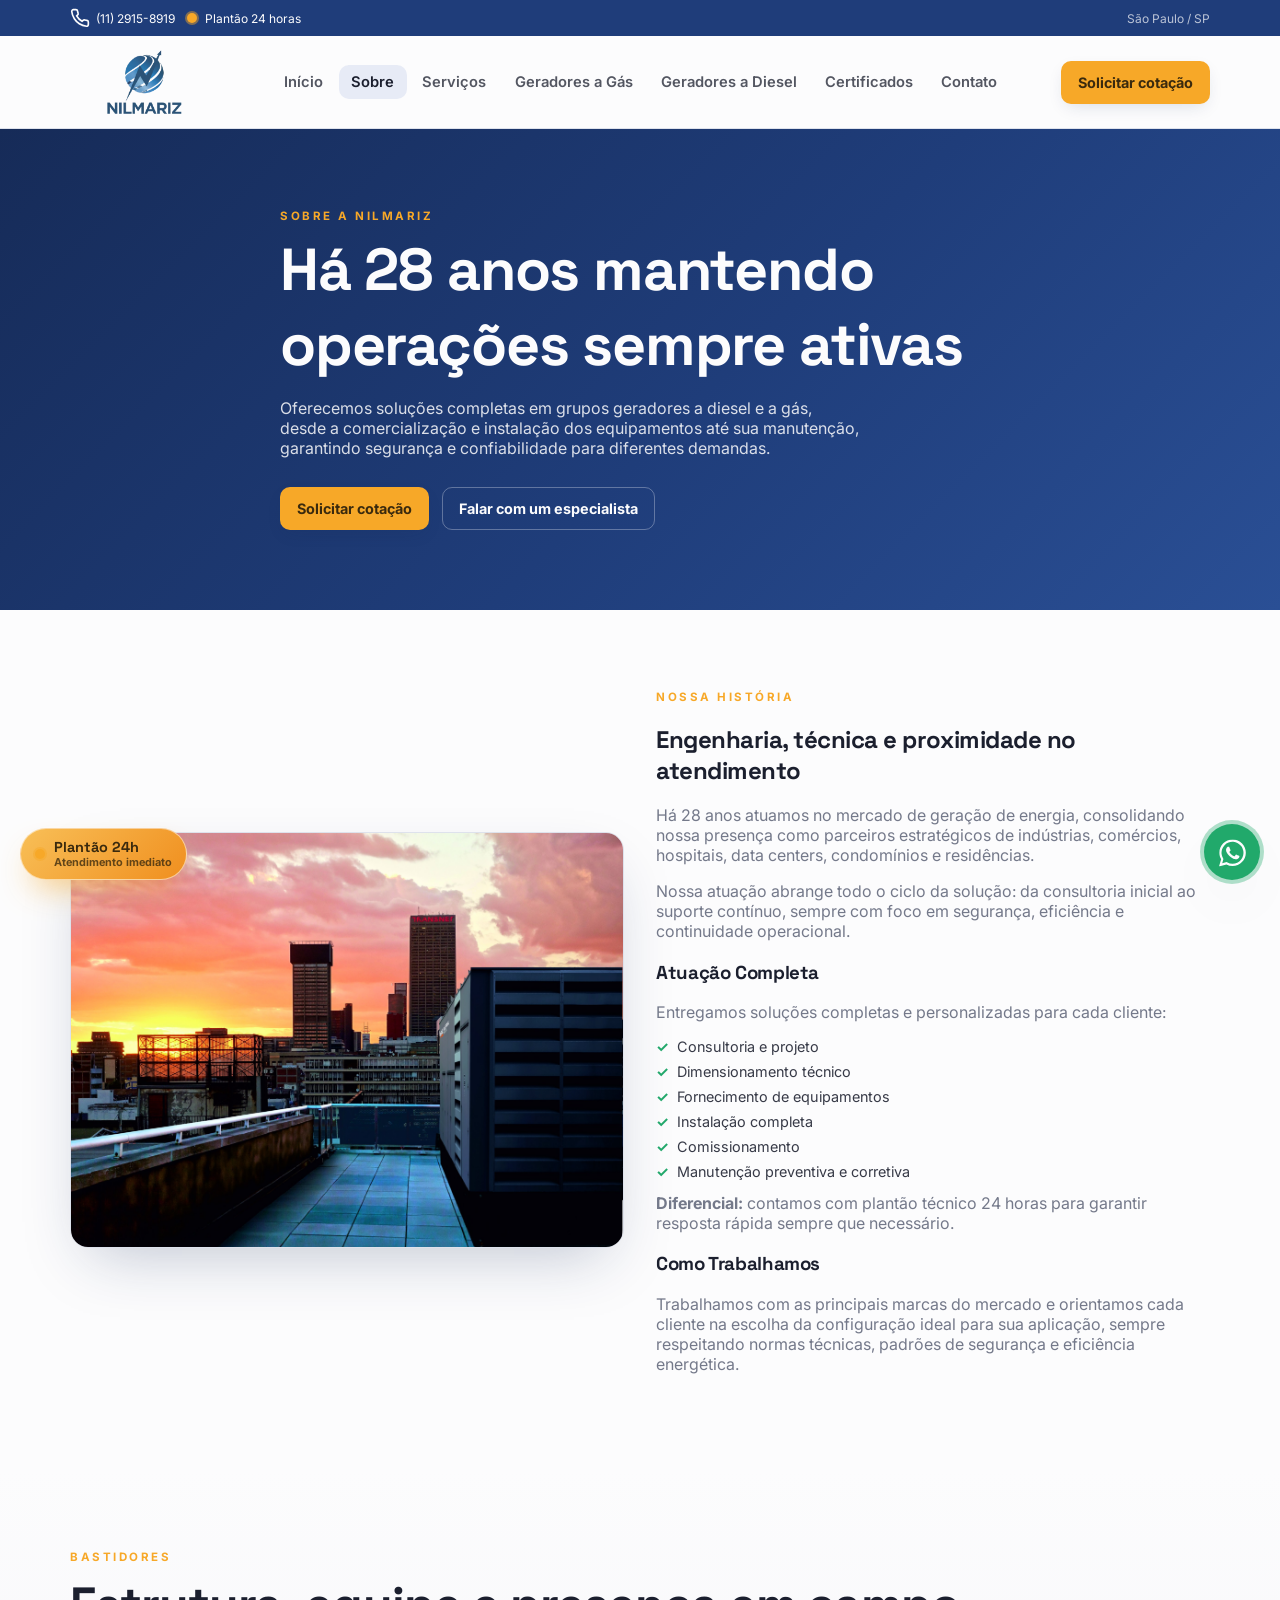
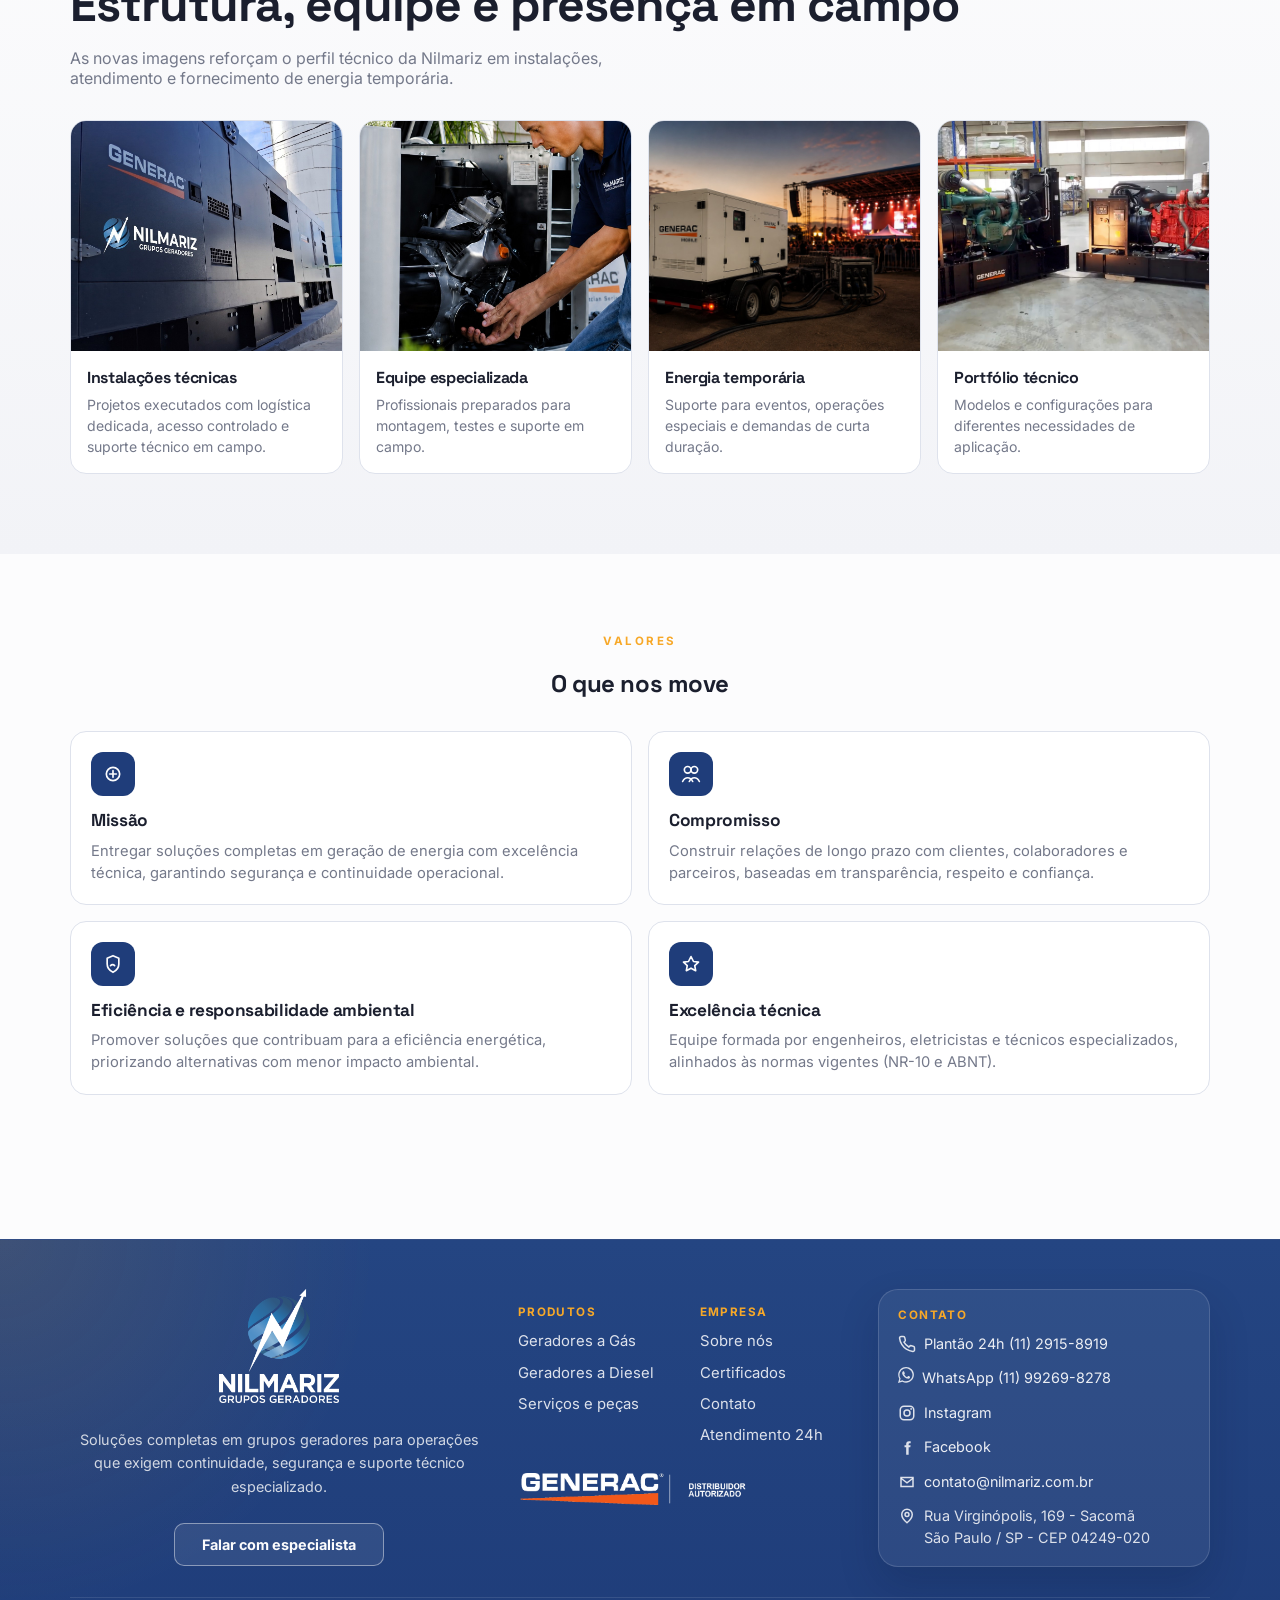
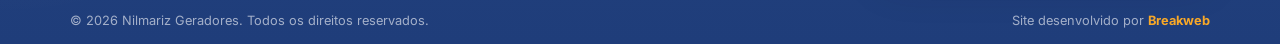
<file: sobre.html>
﻿<!doctype html>
<html lang="pt-BR">
<head>
  <meta charset="utf-8">
  <meta name="viewport" content="width=device-width, initial-scale=1">
  <title>Sobre a Nilmariz - Há 28 anos mantendo operações ativas</title>
  <meta name="description" content="Oferecemos soluções completas em grupos geradores a diesel e a gás, desde a comercialização e instalação dos equipamentos até sua manutenção.">
  <link rel="preconnect" href="https://fonts.googleapis.com">
  <link rel="preconnect" href="https://fonts.gstatic.com" crossorigin>
  <link href="https://fonts.googleapis.com/css2?family=Inter:wght@400;500;600;700&family=Space+Grotesk:wght@500;600;700&display=swap" rel="stylesheet">
  <link rel="stylesheet" href="assets/styles.css">
  <link rel="icon" type="image/svg+xml" href="assets/images/favicon.svg">
</head>
<body data-page="sobre">
  <div data-header></div>
  <main>
    <section class="page-hero">
      <div class="pattern grid-pattern"></div>
      <div class="container page-hero-content">
        <div class="eyebrow">SOBRE A NILMARIZ</div>
        <h1>Há 28 anos mantendo operações sempre ativas</h1>
        <p>Oferecemos soluções completas em grupos geradores a diesel e a gás, desde a comercialização e instalação dos equipamentos até sua manutenção, garantindo segurança e confiabilidade para diferentes demandas.</p>
        <div class="hero-actions">
          <a class="btn btn-energy" href="https://wa.me/5511992698278?text=Ol%C3%A1!%20Gostaria%20de%20solicitar%20uma%20cota%C3%A7%C3%A3o." target="_blank" rel="noreferrer">Solicitar cotação</a>
          <a class="btn btn-outline" href="https://wa.me/5511992698278?text=Ol%C3%A1!%20Quero%20falar%20com%20um%20especialista." target="_blank" rel="noreferrer">Falar com um especialista</a>
        </div>
      </div>
    </section>

    <section class="section">
      <div class="container split">
        <div class="media-card media-card-about"><img src="assets/images/about-history-rooftop.jpg" alt="Vista urbana ao pôr do sol em cobertura"></div>
        <div>
          <div class="eyebrow">NOSSA HISTÓRIA</div>
          <h2>Engenharia, técnica e proximidade no atendimento</h2>
          <p class="muted">Há 28 anos atuamos no mercado de geração de energia, consolidando nossa presença como parceiros estratégicos de indústrias, comércios, hospitais, data centers, condomínios e residências.</p>
          <p class="muted">Nossa atuação abrange todo o ciclo da solução: da consultoria inicial ao suporte contínuo, sempre com foco em segurança, eficiência e continuidade operacional.</p>

          <h3 style="margin-top:1.2rem;">Atuação Completa</h3>
          <p class="muted">Entregamos soluções completas e personalizadas para cada cliente:</p>
          <ul class="check-list">
            <li><span class="check-mark">&#10003;</span> Consultoria e projeto</li>
            <li><span class="check-mark">&#10003;</span> Dimensionamento técnico</li>
            <li><span class="check-mark">&#10003;</span> Fornecimento de equipamentos</li>
            <li><span class="check-mark">&#10003;</span> Instalação completa</li>
            <li><span class="check-mark">&#10003;</span> Comissionamento</li>
            <li><span class="check-mark">&#10003;</span> Manutenção preventiva e corretiva</li>
          </ul>
          <p class="muted" style="margin-top:.8rem;"><strong>Diferencial:</strong> contamos com plantão técnico 24 horas para garantir resposta rápida sempre que necessário.</p>

          <h3 style="margin-top:1.2rem;">Como Trabalhamos</h3>
          <p class="muted">Trabalhamos com as principais marcas do mercado e orientamos cada cliente na escolha da configuração ideal para sua aplicação, sempre respeitando normas técnicas, padrões de segurança e eficiência energética.</p>
        </div>
      </div>
    </section>

    <section class="section subtle">
      <div class="container">
        <div class="section-head">
          <div>
            <div class="eyebrow">BASTIDORES</div>
            <h2>Estrutura, equipe e presença em campo</h2>
            <p class="muted">As novas imagens reforçam o perfil técnico da Nilmariz em instalações, atendimento e fornecimento de energia temporária.</p>
          </div>
        </div>
        <div class="showcase-grid">
          <article class="card showcase-card showcase-card-logistics">
            <img src="assets/images/about-installacoes-tecnicas.jpg" alt="Gerador Nilmariz instalado em área técnica urbana">
            <div class="showcase-copy">
              <h3>Instalações técnicas</h3>
              <p>Projetos executados com logística dedicada, acesso controlado e suporte técnico em campo.</p>
            </div>
          </article>
          <article class="card showcase-card">
            <img src="assets/images/about-team-specialist.jpg" alt="Técnico especializado realizando manutenção em gerador residencial">
            <div class="showcase-copy">
              <h3>Equipe especializada</h3>
              <p>Profissionais preparados para montagem, testes e suporte em campo.</p>
            </div>
          </article>
          <article class="card showcase-card showcase-card-temp-power">
            <img src="assets/images/mobile-event-power.jpeg" alt="Gerador móvel apoiando estrutura de evento ao pôr do sol">
            <div class="showcase-copy">
              <h3>Energia temporária</h3>
              <p>Suporte para eventos, operações especiais e demandas de curta duração.</p>
            </div>
          </article>
          <article class="card showcase-card">
            <img src="assets/images/open-generators-showcase.png" alt="Geradores abertos em área de manutenção e apresentação">
            <div class="showcase-copy">
              <h3>Portfólio técnico</h3>
              <p>Modelos e configurações para diferentes necessidades de aplicação.</p>
            </div>
          </article>
        </div>
      </div>
    </section>

    <section class="section">
      <div class="container">
        <div style="max-width:680px;margin:0 auto;text-align:center;">
          <div class="eyebrow">VALORES</div>
          <h2>O que nos move</h2>
        </div>
        <div class="grid-2" style="margin-top:2rem;">
          <article class="card feature-card"><span class="icon-box primary"><svg viewBox="0 0 24 24"><circle cx="12" cy="12" r="8"/><path d="M12 8v8M8 12h8"/></svg></span><h3>Missão</h3><p>Entregar soluções completas em geração de energia com excelência técnica, garantindo segurança e continuidade operacional.</p></article>
          <article class="card feature-card"><span class="icon-box primary"><svg viewBox="0 0 24 24"><path d="M8 11a4 4 0 1 1 0-8 4 4 0 0 1 0 8z"/><path d="M16 11a4 4 0 1 1 0-8 4 4 0 0 1 0 8z"/><path d="M2 21c1.5-3 3.8-4.5 6-4.5S12.5 18 14 21"/><path d="M10 21c1.5-3 3.8-4.5 6-4.5s4.5 1.5 6 4.5"/></svg></span><h3>Compromisso</h3><p>Construir relações de longo prazo com clientes, colaboradores e parceiros, baseadas em transparência, respeito e confiança.</p></article>
          <article class="card feature-card"><span class="icon-box primary"><svg viewBox="0 0 24 24"><path d="M12 22c4-2 7-5.5 7-10V5l-7-3-7 3v7c0 4.5 3 8 7 10z"/><path d="M9 14c1.3-1.8 3.7-1.8 5 0"/></svg></span><h3>Eficiência e responsabilidade ambiental</h3><p>Promover soluções que contribuam para a eficiência energética, priorizando alternativas com menor impacto ambiental.</p></article>
          <article class="card feature-card"><span class="icon-box primary"><svg viewBox="0 0 24 24"><path d="M12 3l3 6 6 .8-4.5 4.2 1.1 6L12 17l-5.6 3 1.1-6L3 9.8 9 9z"/></svg></span><h3>Excelência técnica</h3><p>Equipe formada por engenheiros, eletricistas e técnicos especializados, alinhados às normas vigentes (NR-10 e ABNT).</p></article>
        </div>
      </div>
    </section>
  </main>
  <div data-footer></div>
  <script src="assets/app.js"></script>
</body>
</html>
</file>
<file: assets/styles.css>
:root {
  --background: #fcfcfd;
  --foreground: #1b1f2e;
  --card: #ffffff;
  --primary: #1f3d7a;
  --primary-foreground: #fcfcfd;
  --primary-soft: #edeff7;
  --secondary: #f2f3f7;
  --muted: #f3f4f7;
  --muted-foreground: #74798a;
  --accent: #e7ebf6;
  --energy: #f7a828;
  --energy-foreground: #3a2a0e;
  --success: #22a86b;
  --success-foreground: #fcfcfd;
  --border: #dee2ec;
  --ring: #1f3d7a;
  --gradient-hero: linear-gradient(135deg, #162b58 0%, #1f3d7a 55%, #2a4f95 100%);
  --gradient-energy: linear-gradient(135deg, #f8bf57 0%, #f08f1f 100%);
  --gradient-subtle: linear-gradient(180deg, #fcfcfd 0%, #f2f3f7 100%);
  --shadow-sm: 0 1px 2px 0 rgba(22, 43, 88, 0.06);
  --shadow-card: 0 6px 18px -6px rgba(22, 43, 88, 0.18);
  --shadow-elevated: 0 24px 60px -20px rgba(22, 43, 88, 0.28);
  --shadow-glow: 0 12px 40px -12px rgba(247, 168, 40, 0.45);
}

* {
  box-sizing: border-box;
}

html {
  scroll-behavior: smooth;
}

body {
  margin: 0;
  background: var(--background);
  color: var(--foreground);
  font-family: "Inter", sans-serif;
  text-rendering: optimizeLegibility;
  -webkit-font-smoothing: antialiased;
}

h1, h2, h3, h4 {
  font-family: "Space Grotesk", sans-serif;
  letter-spacing: -0.02em;
}

a {
  color: inherit;
  text-decoration: none;
}

.container {
  width: min(1140px, calc(100% - 2rem));
  margin: 0 auto;
}

.section {
  padding: 5rem 0;
}

.section.subtle {
  background: var(--gradient-subtle);
}

.eyebrow {
  font-size: 0.72rem;
  font-weight: 700;
  letter-spacing: 0.22em;
  text-transform: uppercase;
  color: var(--energy);
}

.muted {
  color: var(--muted-foreground);
}

.grid-pattern {
  background-image:
    linear-gradient(rgba(255, 255, 255, 0.06) 1px, transparent 1px),
    linear-gradient(90deg, rgba(255, 255, 255, 0.06) 1px, transparent 1px);
  background-size: 48px 48px;
}

.header-top {
  background: var(--primary);
  color: var(--primary-foreground);
  font-size: 0.75rem;
}

.header-top .container {
  min-height: 36px;
  display: flex;
  align-items: center;
  justify-content: space-between;
  gap: 1rem;
}

.top-left,
.top-right {
  display: flex;
  align-items: center;
  gap: 0.75rem;
}

.ping-wrap {
  position: relative;
  width: 10px;
  height: 10px;
}

.ping-wrap::before,
.ping-wrap::after {
  content: "";
  position: absolute;
  border-radius: 999px;
}

.ping-wrap::before {
  inset: 0;
  background: var(--energy);
}

.ping-wrap::after {
  inset: -2px;
  background: rgba(247, 168, 40, 0.45);
  animation: ping 1.3s infinite;
}

@keyframes ping {
  0% { transform: scale(0.8); opacity: 1; }
  100% { transform: scale(1.8); opacity: 0; }
}

.site-header {
  position: sticky;
  top: 0;
  z-index: 40;
  background: rgba(252, 252, 253, 0.9);
  border-bottom: 1px solid var(--border);
  backdrop-filter: blur(12px);
}

.site-header .bar {
  min-height: 92px;
  display: flex;
  align-items: center;
  justify-content: space-between;
  gap: 1rem;
}

.brand {
  display: flex;
  align-items: center;
  flex-shrink: 0;
}

.brand-logo {
  width: auto;
  height: clamp(80px, 6.6vw, 98px);
  display: block;
  object-fit: contain;
}

.nav-links {
  display: flex;
  align-items: center;
  gap: 0.2rem;
}

.nav-links a {
  font-size: 0.92rem;
  font-weight: 600;
  color: rgba(27, 31, 46, 0.75);
  padding: 0.52rem 0.78rem;
  border-radius: 10px;
  transition: 0.2s ease;
}

.nav-links a:hover,
.nav-links a.active {
  background: var(--accent);
  color: var(--foreground);
}

.btn {
  border: 1px solid transparent;
  border-radius: 10px;
  padding: 0.75rem 1rem;
  font-weight: 700;
  font-size: 0.9rem;
  display: inline-flex;
  align-items: center;
  justify-content: center;
  gap: 0.5rem;
  cursor: pointer;
  transition: 0.2s ease;
}

.btn:hover {
  transform: translateY(-1px);
}

.btn-energy {
  background: var(--energy);
  color: var(--energy-foreground);
  box-shadow: var(--shadow-card);
}

.btn-energy:hover {
  box-shadow: var(--shadow-glow);
  transform: scale(1.02);
}

.btn-outline {
  border-color: rgba(252, 252, 253, 0.3);
  color: var(--primary-foreground);
}

.btn-outline:hover {
  background: rgba(252, 252, 253, 0.11);
}

.btn-outline-dark {
  border-color: var(--border);
  color: var(--foreground);
  background: var(--card);
}

.header-actions {
  display: flex;
  align-items: center;
  gap: 0.55rem;
}

.mobile-toggle {
  width: 38px;
  height: 38px;
  border: 1px solid var(--border);
  border-radius: 10px;
  display: none;
  place-items: center;
  background: #fff;
  cursor: pointer;
}

.mobile-nav {
  display: none;
  border-top: 1px solid var(--border);
  padding: 0.7rem 0;
}

.mobile-nav a {
  display: block;
  padding: 0.72rem 0.2rem;
  font-weight: 600;
  color: rgba(27, 31, 46, 0.82);
}

.hero {
  position: relative;
  overflow: hidden;
  background: var(--gradient-hero);
  color: var(--primary-foreground);
}

.hero .pattern {
  position: absolute;
  inset: 0;
  opacity: 0.4;
}

.hero .blur-ball {
  position: absolute;
  right: -160px;
  top: 40%;
  width: 600px;
  height: 600px;
  border-radius: 999px;
  background: rgba(247, 168, 40, 0.2);
  filter: blur(80px);
}

.hero-grid {
  display: grid;
  gap: 2.5rem;
  grid-template-columns: 1.3fr 1fr;
  padding: 5.7rem 0 5.2rem;
  position: relative;
  z-index: 1;
}

.pill {
  width: fit-content;
  border: 1px solid rgba(252, 252, 253, 0.2);
  background: rgba(252, 252, 253, 0.08);
  border-radius: 999px;
  padding: 0.35rem 0.75rem;
  font-size: 0.76rem;
}

.hero h1 {
  font-size: clamp(1.8rem, 3.2vw, 2.9rem);
  margin: 1rem 0 0;
  line-height: 1.1;
}

.energy-gradient {
  background: var(--gradient-energy);
  -webkit-background-clip: text;
  background-clip: text;
  color: transparent;
}

.hero p {
  font-size: 1.06rem;
  color: rgba(252, 252, 253, 0.83);
  max-width: 42ch;
  margin-top: 1.25rem;
}

.hero-actions {
  margin-top: 1.8rem;
  display: flex;
  flex-wrap: wrap;
  gap: 0.8rem;
}

.stats {
  margin-top: 2.1rem;
  padding-top: 1.4rem;
  border-top: 1px solid rgba(252, 252, 253, 0.24);
  display: grid;
  grid-template-columns: repeat(5, minmax(0, 1fr));
  gap: 1rem;
}

.stats .value {
  color: var(--energy);
  font-size: clamp(1.65rem, 2.7vw, 2.4rem);
  font-family: "Space Grotesk", sans-serif;
  font-weight: 700;
}

.stats .label {
  text-transform: uppercase;
  letter-spacing: 0.12em;
  font-size: 0.66rem;
  color: rgba(252, 252, 253, 0.64);
}

.hero-image-card {
  position: relative;
  min-height: 460px;
  border: 1px solid rgba(252, 252, 253, 0.14);
  border-radius: 18px;
  overflow: hidden;
  box-shadow: var(--shadow-elevated);
}

.hero-image-card img,
.media-card img {
  width: 100%;
  height: 100%;
  object-fit: cover;
}

.hero-image-card-focus img {
  object-fit: cover;
  object-position: center;
}

.hero-image-card-focus {
  min-height: 0;
  aspect-ratio: 4 / 3;
  align-self: center;
}

.hero-media-stack {
  display: flex;
  flex-direction: column;
  gap: 1rem;
}

.hero-cert-strip {
  display: flex;
  flex-direction: column;
  align-items: center;
  justify-content: center;
  align-self: center;
  width: min(100%, 210px);
  gap: 0.12rem;
  padding: 0.2rem 0 0;
}

.hero-cert-strip-logo {
  width: min(100%, 118px);
  height: auto;
  object-fit: contain;
  filter: none;
  display: block;
  flex: 0 0 auto;
}

.hero-cert-strip-divider {
  width: 1px;
  align-self: stretch;
  background: rgba(252, 252, 253, 0.14);
}

.hero-cert-strip-copy {
  display: grid;
  gap: 0.2rem;
  justify-items: start;
  margin-left: 0;
}

.hero-cert-strip-brand {
  color: var(--primary-foreground);
  font-family: "Space Grotesk", sans-serif;
  font-size: 1.2rem;
  font-weight: 700;
}

.hero-cert-strip-generac-logo {
  width: min(100%, 138px);
  max-width: 100%;
  height: auto;
  display: block;
  object-fit: contain;
  margin-top: -0.1rem;
}

.hero-cert-strip-combo {
  width: clamp(124px, 16vw, 176px);
  max-width: 100%;
  height: auto;
  display: block;
  object-fit: contain;
}

.floating-card {
  position: absolute;
  left: 1rem;
  right: 1rem;
  bottom: 1rem;
  display: flex;
  gap: 0.85rem;
  align-items: center;
  border-radius: 14px;
  padding: 0.88rem;
  background: rgba(252, 252, 253, 0.96);
  box-shadow: var(--shadow-card);
}

.floating-icon {
  width: 40px;
  height: 40px;
  border-radius: 10px;
  display: grid;
  place-items: center;
  background: var(--gradient-energy);
  color: var(--energy-foreground);
}

.floating-icon svg,
.icon-badge svg,
.reason-icon svg {
  width: 20px;
  height: 20px;
  stroke-width: 2;
  fill: none;
  stroke: currentColor;
  stroke-linecap: round;
  stroke-linejoin: round;
}

.floating-title {
  color: var(--foreground);
  font-weight: 700;
}

.floating-desc {
  color: var(--muted-foreground);
  font-size: 0.84rem;
}

.section-head {
  display: flex;
  align-items: end;
  justify-content: space-between;
  gap: 1rem;
}

.section-head h2 {
  margin: 0.65rem 0 0;
  font-size: clamp(1.85rem, 4vw, 3rem);
}

.section-head p {
  margin: 0.8rem 0 0;
  max-width: 58ch;
}

.grid-4 {
  margin-top: 2.4rem;
  display: grid;
  grid-template-columns: repeat(4, minmax(0, 1fr));
  gap: 1rem;
}

.solutions-grid {
  grid-template-columns: repeat(5, minmax(0, 1fr));
  align-items: stretch;
}

.grid-3 {
  margin-top: 2.4rem;
  display: grid;
  grid-template-columns: repeat(3, minmax(0, 1fr));
  gap: 1rem;
}

.grid-2 {
  display: grid;
  grid-template-columns: repeat(2, minmax(0, 1fr));
  gap: 1rem;
}

.card {
  background: var(--card);
  border: 1px solid var(--border);
  border-radius: 16px;
}

.product-card {
  overflow: hidden;
  transition: 0.25s ease;
}

.solutions-grid .product-card {
  display: flex;
  flex-direction: column;
  height: 100%;
}

.product-card:hover {
  transform: translateY(-4px);
  border-color: rgba(31, 61, 122, 0.4);
  box-shadow: var(--shadow-card);
}

.product-media {
  position: relative;
  aspect-ratio: 1 / 1;
  overflow: hidden;
  background: #e9edf5;
  display: flex;
  align-items: center;
  justify-content: center;
}

.product-media img {
  width: 100%;
  height: 100%;
  object-fit: cover;
  object-position: center;
  transition: transform 0.8s ease;
}

.product-media-diesel img {
  object-position: center;
}

.product-media-install img {
  object-position: center;
}

.product-media-acoustic {
  background: #f5f7fc;
}

.product-media-acoustic img {
  object-fit: contain;
  padding: 1rem;
}

.product-card:hover .product-media img {
  transform: scale(1.02);
}

.product-media::after {
  content: "";
  position: absolute;
  inset: 0;
  background: linear-gradient(180deg, transparent 30%, rgba(31, 61, 122, 0.08) 100%);
}

.icon-badge {
  position: absolute;
  top: 0.75rem;
  left: 0.75rem;
  width: 36px;
  height: 36px;
  border-radius: 10px;
  display: grid;
  place-items: center;
  z-index: 2;
  background: rgba(252, 252, 253, 0.92);
  color: var(--primary);
}

.product-body {
  padding: 1.15rem;
}

.solutions-grid .product-body {
  display: flex;
  flex: 1;
  flex-direction: column;
}

.product-body h3 {
  margin: 0;
  font-size: 1.12rem;
}

.product-body p {
  margin: 0.58rem 0 0.8rem;
  color: var(--muted-foreground);
  font-size: 0.9rem;
  line-height: 1.5;
}

.solutions-grid .product-body h3 {
  font-size: 1rem;
}

.solutions-grid .product-body p {
  font-size: 0.84rem;
  line-height: 1.45;
}

.solutions-grid .link-arrow {
  margin-top: auto;
}

.showcase-grid {
  margin-top: 2rem;
  display: grid;
  grid-template-columns: repeat(4, minmax(0, 1fr));
  gap: 1rem;
}

.showcase-card {
  overflow: hidden;
}

.showcase-card img {
  width: 100%;
  height: 230px;
  object-fit: cover;
  display: block;
}

.showcase-card-telecom img {
  object-position: center top;
}

.showcase-card-logistics img {
  object-position: 22% center;
}

.showcase-card-temp-power img {
  object-fit: cover;
  object-position: center;
}

.showcase-card-rooftop-service img {
  object-position: 32% center;
}

.showcase-card-temp-service img {
  object-position: 42% center;
}

.showcase-card-guardian img {
  object-position: center 58%;
}

.gas-highlight-media {
  max-width: 900px;
  min-height: 0;
  aspect-ratio: 16 / 9;
  margin: 2rem auto 0;
}

.gas-highlight-media img {
  object-position: center;
}

.showcase-copy {
  padding: 1rem;
}

.showcase-copy h3 {
  margin: 0 0 0.35rem;
  font-size: 1rem;
}

.showcase-copy p {
  margin: 0;
  color: var(--muted-foreground);
  font-size: 0.88rem;
  line-height: 1.5;
}

.link-arrow {
  color: var(--primary);
  font-weight: 700;
  font-size: 0.88rem;
}

.split {
  display: grid;
  grid-template-columns: 1fr 1fr;
  gap: 2rem;
  align-items: center;
}

.split > * {
  min-width: 0;
}

.split-top {
  align-items: start;
}

.media-card {
  border-radius: 18px;
  overflow: hidden;
  box-shadow: var(--shadow-elevated);
  border: 1px solid var(--border);
  min-height: 450px;
}

.media-card-about {
  min-height: 0;
  aspect-ratio: 4 / 3;
}

.media-card-about img {
  width: 100%;
  height: 100%;
  object-fit: cover;
  object-position: center;
  display: block;
}

.media-card-install {
  min-height: 0;
  aspect-ratio: 16 / 10;
}

.media-card-install img {
  width: 100%;
  height: 100%;
  object-fit: cover;
  object-position: center;
  display: block;
}

.media-card-maintenance {
  min-height: 0;
  width: min(100%, 860px);
  background: transparent;
  border: 0;
  box-shadow: none;
  overflow: visible;
  padding: 0;
}

.media-card-maintenance img {
  width: 100%;
  height: auto;
  max-height: none;
  object-fit: contain;
  object-position: center;
  display: block;
  mix-blend-mode: multiply;
}

.media-card-why {
  min-height: 0;
  aspect-ratio: 3 / 2;
}

.media-card-why img {
  width: 100%;
  height: 100%;
  object-fit: cover;
  object-position: center;
  display: block;
}

.badge-overlay {
  margin-left: auto;
  margin-top: 1rem;
  max-width: 260px;
  background: var(--primary);
  color: var(--primary-foreground);
  border-radius: 14px;
  padding: 1rem;
  box-shadow: var(--shadow-elevated);
  position: relative;
  right: 0;
}

.badge-overlay strong {
  color: var(--energy);
  font-family: "Space Grotesk", sans-serif;
  font-size: 1.9rem;
}

.reason {
  display: flex;
  gap: 0.95rem;
  margin-top: 1rem;
}

.reason-icon,
.icon-box {
  width: 44px;
  height: 44px;
  border-radius: 12px;
  display: grid;
  place-items: center;
  flex-shrink: 0;
}

.reason-icon {
  background: var(--primary);
  color: var(--primary-foreground);
}

.icon-box.energy {
  background: var(--gradient-energy);
  color: var(--energy-foreground);
}

.icon-box.primary {
  background: var(--primary);
  color: var(--primary-foreground);
}

.icon-box.instagram {
  background: linear-gradient(135deg, #833ab4, #fd1d1d 55%, #fcb045);
  color: #fff;
}

.icon-box.facebook {
  background: #1877f2;
  color: #fff;
}

.icon-box svg {
  width: 20px;
  height: 20px;
  stroke-width: 2;
  fill: none;
  stroke: currentColor;
  stroke-linecap: round;
  stroke-linejoin: round;
}

.icon-box.instagram svg circle:last-child,
.icon-box.facebook svg path {
  fill: currentColor;
  stroke: none;
}

.check-list {
  margin: 1rem 0 0;
  padding: 0;
  list-style: none;
  display: grid;
  gap: 0.5rem;
}

.check-list.grid {
  grid-template-columns: repeat(2, minmax(0, 1fr));
}

.check-list li {
  display: flex;
  align-items: start;
  gap: 0.5rem;
  color: rgba(27, 31, 46, 0.88);
  font-size: 0.9rem;
}

.check-list li svg {
  color: var(--success);
  flex-shrink: 0;
  margin-top: 0.15rem;
}

.check-mark {
  color: var(--success);
  font-weight: 700;
}

.check-list li::first-letter,
.model::first-letter {
  color: var(--success);
  font-weight: 700;
}

.cta-banner {
  position: relative;
  overflow: hidden;
  background: var(--primary);
  color: var(--primary-foreground);
}

.cta-banner .container {
  position: relative;
  z-index: 1;
  display: flex;
  justify-content: space-between;
  align-items: center;
  gap: 1rem;
}

.cta-banner .orb {
  position: absolute;
  left: -130px;
  top: -130px;
  width: 380px;
  height: 380px;
  border-radius: 999px;
  background: rgba(247, 168, 40, 0.2);
  filter: blur(65px);
}

.cta-banner .pattern {
  position: absolute;
  inset: 0;
  opacity: 0.3;
}

.cta-buttons {
  display: flex;
  flex-wrap: wrap;
  gap: 0.7rem;
}

.page-hero {
  position: relative;
  overflow: hidden;
  background: var(--gradient-hero);
  color: var(--primary-foreground);
  padding: 5rem 0;
}

.page-hero-media {
  position: absolute;
  right: 0;
  top: 0;
  bottom: 0;
  width: 52%;
  opacity: 0.28;
}

.page-hero-media::after {
  content: "";
  position: absolute;
  inset: 0;
  background: linear-gradient(90deg, rgba(31, 61, 122, 1) 0%, rgba(31, 61, 122, 0.6) 40%, rgba(31, 61, 122, 0) 100%);
}

.page-hero-media img {
  width: 100%;
  height: 100%;
  object-fit: cover;
}

.page-hero-content {
  position: relative;
  z-index: 1;
  max-width: 720px;
}

.page-hero h1 {
  margin: 0.55rem 0 0;
  font-size: clamp(2rem, 4.8vw, 3.7rem);
}

.page-hero p {
  margin-top: 1rem;
  color: rgba(252, 252, 253, 0.85);
  max-width: 58ch;
}

.feature-card {
  padding: 1.25rem;
  transition: 0.22s ease;
}

.feature-card:hover {
  transform: translateY(-2px);
  box-shadow: var(--shadow-card);
}

.feature-card h3 {
  margin: 0.8rem 0 0;
  font-size: 1.08rem;
}

.feature-card p {
  margin: 0.55rem 0 0;
  color: var(--muted-foreground);
  font-size: 0.92rem;
  line-height: 1.5;
}

.line-card {
  padding: 1.4rem;
  display: flex;
  flex-direction: column;
}

.line-top {
  display: flex;
  justify-content: space-between;
  gap: 0.8rem;
  align-items: center;
}

.badge {
  border-radius: 999px;
  font-size: 0.72rem;
  font-weight: 700;
  padding: 0.3rem 0.62rem;
}

.badge.energy {
  background: rgba(247, 168, 40, 0.2);
  color: var(--energy-foreground);
}

.line-sub {
  margin-top: 0.42rem;
  color: var(--muted-foreground);
  font-size: 0.88rem;
}

.models-list {
  margin-top: 0.82rem;
  border-top: 1px solid var(--border);
  padding-top: 0.82rem;
}

.model {
  display: flex;
  align-items: start;
  gap: 0.42rem;
  font-size: 0.86rem;
  margin-top: 0.42rem;
}

.power-card {
  padding: 1.5rem;
}

.power-head {
  display: flex;
  justify-content: space-between;
  align-items: end;
  gap: 1rem;
}

.power-grid {
  margin-top: 1rem;
  display: grid;
  grid-template-columns: repeat(4, minmax(0, 1fr));
  gap: 0.5rem 0.9rem;
}

.mini-chip {
  border-radius: 999px;
  background: var(--accent);
  font-size: 0.75rem;
  font-weight: 600;
  padding: 0.3rem 0.65rem;
  width: fit-content;
}

.benefit-card {
  background: var(--primary);
  color: var(--primary-foreground);
  border-radius: 18px;
  padding: 1.6rem;
  box-shadow: var(--shadow-elevated);
}

.benefit-card h3 {
  margin: 0;
  color: var(--energy);
  font-size: 1.3rem;
}

.contact-grid {
  display: grid;
  grid-template-columns: repeat(3, minmax(0, 1fr));
  gap: 1rem;
}

.services-maint-grid {
  display: grid;
  grid-template-columns: 1.2fr 1fr;
  gap: 1.4rem;
}

.services-maint-media-wrap {
  margin-top: 1.6rem;
  display: flex;
  justify-content: center;
}

.contact-card {
  padding: 1.25rem;
  transition: 0.2s ease;
}

.contact-card:hover {
  transform: translateY(-2px);
  box-shadow: var(--shadow-card);
}

.contact-card.highlight {
  border-color: rgba(34, 168, 107, 0.45);
  background: rgba(34, 168, 107, 0.05);
}

.contact-card h3 {
  margin: 0.8rem 0 0;
}

.contact-value {
  margin-top: 0.45rem;
  font-weight: 600;
}

.address-banner {
  margin-top: 2.1rem;
  display: grid;
  grid-template-columns: 1fr 1fr;
  gap: 1.5rem;
  border-radius: 18px;
  background: var(--gradient-hero);
  color: var(--primary-foreground);
  padding: 1.8rem;
}

.address-lines {
  margin-top: 1rem;
  display: grid;
  gap: 0.8rem;
}

.address-line {
  display: flex;
  align-items: start;
  gap: 0.55rem;
  color: rgba(252, 252, 253, 0.86);
  font-size: 0.92rem;
}

.address-line a {
  color: var(--primary-foreground);
  font-weight: 700;
  text-decoration: underline;
  text-underline-offset: 3px;
}

.address-line svg {
  width: 20px;
  height: 20px;
  color: var(--primary-foreground);
}

.address-socials {
  margin-top: 1.35rem;
  display: flex;
  flex-wrap: wrap;
  gap: 0.75rem;
}

.address-social-link {
  display: inline-flex;
  align-items: center;
  gap: 0.65rem;
  min-width: 180px;
  padding: 0.72rem 0.85rem;
  border-radius: 14px;
  color: var(--primary-foreground);
  background: rgba(252, 252, 253, 0.08);
  border: 1px solid rgba(252, 252, 253, 0.16);
  transition: transform 0.2s ease, background 0.2s ease, border-color 0.2s ease;
}

.address-social-link:hover {
  transform: translateY(-2px);
  background: rgba(252, 252, 253, 0.13);
  border-color: rgba(252, 252, 253, 0.28);
}

.address-social-link .icon-box {
  width: 38px;
  height: 38px;
  border-radius: 11px;
}

.address-social-link strong,
.address-social-link small {
  display: block;
  line-height: 1.1;
}

.address-social-link strong {
  font-size: 0.92rem;
}

.address-social-link small {
  margin-top: 0.18rem;
  color: rgba(252, 252, 253, 0.72);
  font-size: 0.8rem;
}

.map-wrap {
  border: 1px solid rgba(252, 252, 253, 0.2);
  border-radius: 14px;
  overflow: hidden;
  min-height: 260px;
}

.map-wrap iframe {
  width: 100%;
  height: 100%;
  min-height: 260px;
  border: 0;
}

.site-footer {
  background:
    radial-gradient(circle at top left, rgba(247, 168, 40, 0.12), transparent 28%),
    linear-gradient(180deg, #244582 0%, #1f3d7a 100%);
  color: var(--primary-foreground);
  margin-top: 4rem;
  border-top: 1px solid rgba(252, 252, 253, 0.08);
}

.footer-main {
  padding: 3.1rem 0 1.9rem;
  display: grid;
  grid-template-columns: minmax(0, 1.2fr) minmax(0, 0.95fr) minmax(280px, 0.95fr);
  gap: 1.8rem;
  align-items: start;
}

.footer-brand-panel {
  display: grid;
  gap: 0.7rem;
  justify-items: center;
  text-align: center;
}

.footer-brand {
  display: flex;
  align-items: center;
  justify-content: center;
}

.footer-nav-stack {
  display: grid;
  gap: 1.7rem;
  align-content: start;
}

.footer-certification {
  display: inline-flex;
  flex-direction: column;
  gap: 0.22rem;
  padding: 0;
  border: 0;
  background: transparent;
  box-shadow: none;
  justify-self: start;
}

.footer-certification-brand {
  color: var(--primary-foreground);
  font-family: "Space Grotesk", sans-serif;
  font-size: 1.05rem;
  font-weight: 700;
}

.footer-certification-logo {
  width: min(100%, 230px);
  max-width: 100%;
  height: auto;
  display: block;
  object-fit: contain;
}

.footer-logo-image {
  filter: none;
  width: min(100%, 120px);
  max-width: 100%;
  height: auto;
  display: block;
  object-fit: contain;
}

.footer-logo-image-light {
  filter: none;
}

.footer-intro {
  color: rgba(252, 252, 253, 0.8);
  font-size: 0.9rem;
  line-height: 1.6;
  max-width: 30rem;
}

.footer-actions {
  display: flex;
  flex-wrap: wrap;
  gap: 0.75rem;
  justify-content: center;
}

.footer-specialist-btn {
  min-width: 210px;
  justify-content: center;
  border-color: rgba(252, 252, 253, 0.44);
  background: rgba(252, 252, 253, 0.08);
  box-shadow: 0 16px 34px -22px rgba(252, 252, 253, 0.42);
}

.footer-specialist-btn:hover {
  background: rgba(252, 252, 253, 0.15);
  border-color: rgba(252, 252, 253, 0.64);
}

.footer-contact {
  list-style: none;
  padding: 0;
  margin: 0;
  display: grid;
  gap: 0.8rem;
}

.footer-contact li {
  display: flex;
  gap: 0.5rem;
  align-items: flex-start;
  color: rgba(252, 252, 253, 0.85);
  font-size: 0.9rem;
  line-height: 1.5;
}

.footer-contact li svg {
  width: 18px;
  height: 18px;
  flex: 0 0 auto;
  margin-top: 0.15rem;
}

.footer-contact a {
  color: rgba(252, 252, 253, 0.92);
}

.footer-nav-wrap {
  display: grid;
  grid-template-columns: repeat(2, minmax(0, 1fr));
  gap: 2rem;
}

.footer-title {
  color: var(--energy);
  font-weight: 700;
  letter-spacing: 0.12em;
  text-transform: uppercase;
  font-size: 0.73rem;
  margin-bottom: 0.7rem;
}

.footer-nav-column {
  padding-top: 1rem;
}

.footer-links {
  list-style: none;
  padding: 0;
  margin: 0;
  display: grid;
  gap: 0.7rem;
}

.footer-links a {
  color: rgba(252, 252, 253, 0.86);
  font-size: 0.93rem;
  transition: color 0.2s ease, transform 0.2s ease;
}

.footer-links a:hover {
  color: var(--primary-foreground);
  transform: translateX(2px);
}

.footer-contact-card {
  padding: 1.1rem 1.2rem;
  border-radius: 20px;
  border: 1px solid rgba(252, 252, 253, 0.14);
  background: rgba(252, 252, 253, 0.06);
  box-shadow: 0 18px 40px rgba(5, 16, 41, 0.16);
}

.footer-bottom {
  border-top: 1px solid rgba(252, 252, 253, 0.1);
  padding: 0.9rem 0 1rem;
  display: flex;
  flex-wrap: wrap;
  align-items: center;
  gap: 1rem;
  justify-content: space-between;
  font-size: 0.8rem;
  color: rgba(252, 252, 253, 0.6);
}

.footer-credit-link {
  color: var(--energy);
  font-weight: 700;
}

.footer-credit-link:hover {
  color: #ffd27a;
}

.certificate-grid {
  margin-top: 2rem;
  display: grid;
  grid-template-columns: repeat(4, minmax(0, 1fr));
  gap: 1rem;
}

.certificates-secondary-head {
  margin-top: 3rem;
}

.certificate-grid-docs {
  grid-template-columns: repeat(2, minmax(0, 1fr));
}

.certificate-card {
  overflow: hidden;
}

.certificate-media {
  background: #fff;
  padding: 1rem;
  display: grid;
  place-items: center;
  min-height: 260px;
}

.certificate-media img {
  width: 100%;
  max-height: 220px;
  object-fit: contain;
  display: block;
}

.certificate-media-document {
  min-height: 300px;
  padding: 0.8rem;
}

.certificate-media-document img {
  max-height: 340px;
  border-radius: 10px;
}

.certificate-media-logo {
  min-height: 220px;
  padding: 2rem;
}

.certificate-media-logo img {
  max-height: 120px;
}

.certificate-copy {
  padding: 1rem;
}

.certificate-copy h3 {
  margin: 0 0 0.35rem;
  font-size: 1rem;
}

.certificate-copy p {
  margin: 0;
  color: var(--muted-foreground);
  font-size: 0.88rem;
  line-height: 1.5;
}

.certificate-link {
  display: inline-flex;
  margin-top: 1rem;
  color: var(--primary);
  font-weight: 700;
}

.certificate-link:hover {
  color: var(--primary-light);
}

.urgent-fab,
.fab {
  position: fixed;
  bottom: 1.25rem;
  z-index: 55;
}

.urgent-fab {
  left: 1.25rem;
  display: flex;
  align-items: center;
  gap: 0.58rem;
  padding: 0.65rem 0.86rem;
  border-radius: 999px;
  background: var(--gradient-energy);
  color: var(--energy-foreground);
  border: 1px solid rgba(255, 255, 255, 0.52);
  box-shadow: 0 16px 34px -14px rgba(247, 168, 40, 0.82);
  cursor: pointer;
  user-select: none;
  transition: transform 0.2s ease, box-shadow 0.2s ease;
}

.urgent-fab:hover {
  transform: translateY(-2px);
  box-shadow: 0 20px 42px -16px rgba(247, 168, 40, 0.94);
}

.urgent-fab strong,
.urgent-fab small {
  display: block;
  line-height: 1.05;
}

.urgent-fab strong {
  font-family: "Space Grotesk", sans-serif;
  font-size: 0.9rem;
}

.urgent-fab small {
  margin-top: 0.15rem;
  font-size: 0.68rem;
  font-weight: 700;
  opacity: 0.78;
}

.fab {
  right: 1.25rem;
  width: 56px;
  height: 56px;
  border-radius: 999px;
  display: flex;
  align-items: center;
  justify-content: center;
  padding: 0;
  line-height: 0;
  font-size: 0;
  background: var(--success);
  color: var(--success-foreground);
  box-shadow: var(--shadow-elevated);
}

.fab::before {
  content: "";
  position: absolute;
  inset: -4px;
  border-radius: 999px;
  background: rgba(34, 168, 107, 0.35);
  z-index: -1;
  animation: ping 1.4s infinite;
}

.fab-icon {
  width: 100%;
  height: 100%;
  display: flex;
  align-items: center;
  justify-content: center;
}

.not-found {
  min-height: 60vh;
  display: grid;
  place-items: center;
  text-align: center;
  padding: 2rem 0;
}

.not-found .code {
  font-family: "Space Grotesk", sans-serif;
  font-size: 4.8rem;
  font-weight: 700;
  color: var(--primary);
}

svg.icon {
  width: 20px;
  height: 20px;
  stroke-width: 2;
  fill: none;
  stroke: currentColor;
}

svg.icon-whatsapp {
  width: 24px;
  height: 24px;
  display: block;
  position: relative;
  z-index: 1;
  margin: 0;
}

.fab .icon-whatsapp {
  width: 27px;
  height: 27px;
  margin: 0 auto;
  transform: translateY(0.5px);
}

.footer-contact .icon-whatsapp {
  width: 16px;
  height: 16px;
  margin: 0;
}

.contact-card .icon-box .icon-whatsapp {
  width: 20px;
  height: 20px;
}

.contact-card .icon-box .icon-whatsapp-solid {
  width: 17px;
  height: 17px;
  display: block;
  flex-shrink: 0;
}

@media (max-width: 1024px) {
  .nav-links { display: none; }
  .mobile-toggle { display: grid; }
  .desktop-quote-btn { display: none; }
  .hero-grid,
  .split,
  .footer-main,
  .address-banner {
    grid-template-columns: 1fr;
  }
  .footer-nav-wrap {
    grid-template-columns: repeat(2, minmax(0, 1fr));
  }
  .hero-image-card {
    min-height: 340px;
  }
  .hero-image-card-focus {
    aspect-ratio: 16 / 11;
  }
  .hero-cert-strip-logo {
    width: min(100%, 96px);
  }
  .stats {
    grid-template-columns: repeat(2, minmax(0, 1fr));
  }
  .page-hero-media { display: none; }
  .power-grid { grid-template-columns: repeat(2, minmax(0, 1fr)); }
  .grid-4 { grid-template-columns: repeat(2, minmax(0, 1fr)); }
  .solutions-grid { grid-template-columns: repeat(3, minmax(0, 1fr)); }
  .grid-3 { grid-template-columns: repeat(2, minmax(0, 1fr)); }
  .showcase-grid { grid-template-columns: repeat(2, minmax(0, 1fr)); }
  .contact-grid { grid-template-columns: repeat(2, minmax(0, 1fr)); }
  .certificate-grid { grid-template-columns: repeat(2, minmax(0, 1fr)); }
  .services-maint-grid { grid-template-columns: 1fr; }
  .footer-nav-column { padding-top: 0; }
}

@media (max-width: 768px) {
  .header-top { display: none; }
  .mobile-nav.open { display: block; }
  .section { padding: 3.5rem 0; }
  .hero-grid { padding: 4.4rem 0; }
  .hero-cert-strip {
    flex-direction: column;
    align-items: center;
    width: min(100%, 280px);
  }
  .hero-cert-strip-divider {
    width: 100%;
    height: 1px;
  }
  .hero-cert-strip-copy {
    justify-items: start;
    margin-left: 0;
  }
  .section-head { flex-direction: column; align-items: start; }
  .check-list.grid { grid-template-columns: 1fr; }
  .grid-4, .grid-3, .grid-2, .power-grid, .showcase-grid, .certificate-grid { grid-template-columns: 1fr; }
  .solutions-grid { grid-template-columns: 1fr; }
  .contact-grid { grid-template-columns: 1fr; }
  .cta-banner .container { flex-direction: column; align-items: flex-start; }
  .footer-bottom { flex-direction: column; }
  .footer-nav-wrap { grid-template-columns: 1fr; gap: 1.5rem; }
  .footer-certification { justify-self: center; }
  .footer-actions { flex-direction: column; }
  .footer-actions .btn { width: 100%; }
  .urgent-fab { left: 1rem; bottom: 1rem; }
  .fab { right: 1rem; bottom: 1rem; }
  .urgent-fab small { display: none; }
  .footer-contact-card { padding: 1.2rem; }
  .media-card { min-height: 0; }
  .media-card img { height: 100%; display: block; }
  .media-card-maintenance img { height: auto; }
  .media-card-about {
    aspect-ratio: 3 / 2;
  }
  .hero-image-card-focus {
    aspect-ratio: 4 / 3;
  }
  .brand-logo { height: 64px; }
  .footer-logo-image { width: min(100%, 105px); }
}
</file>
